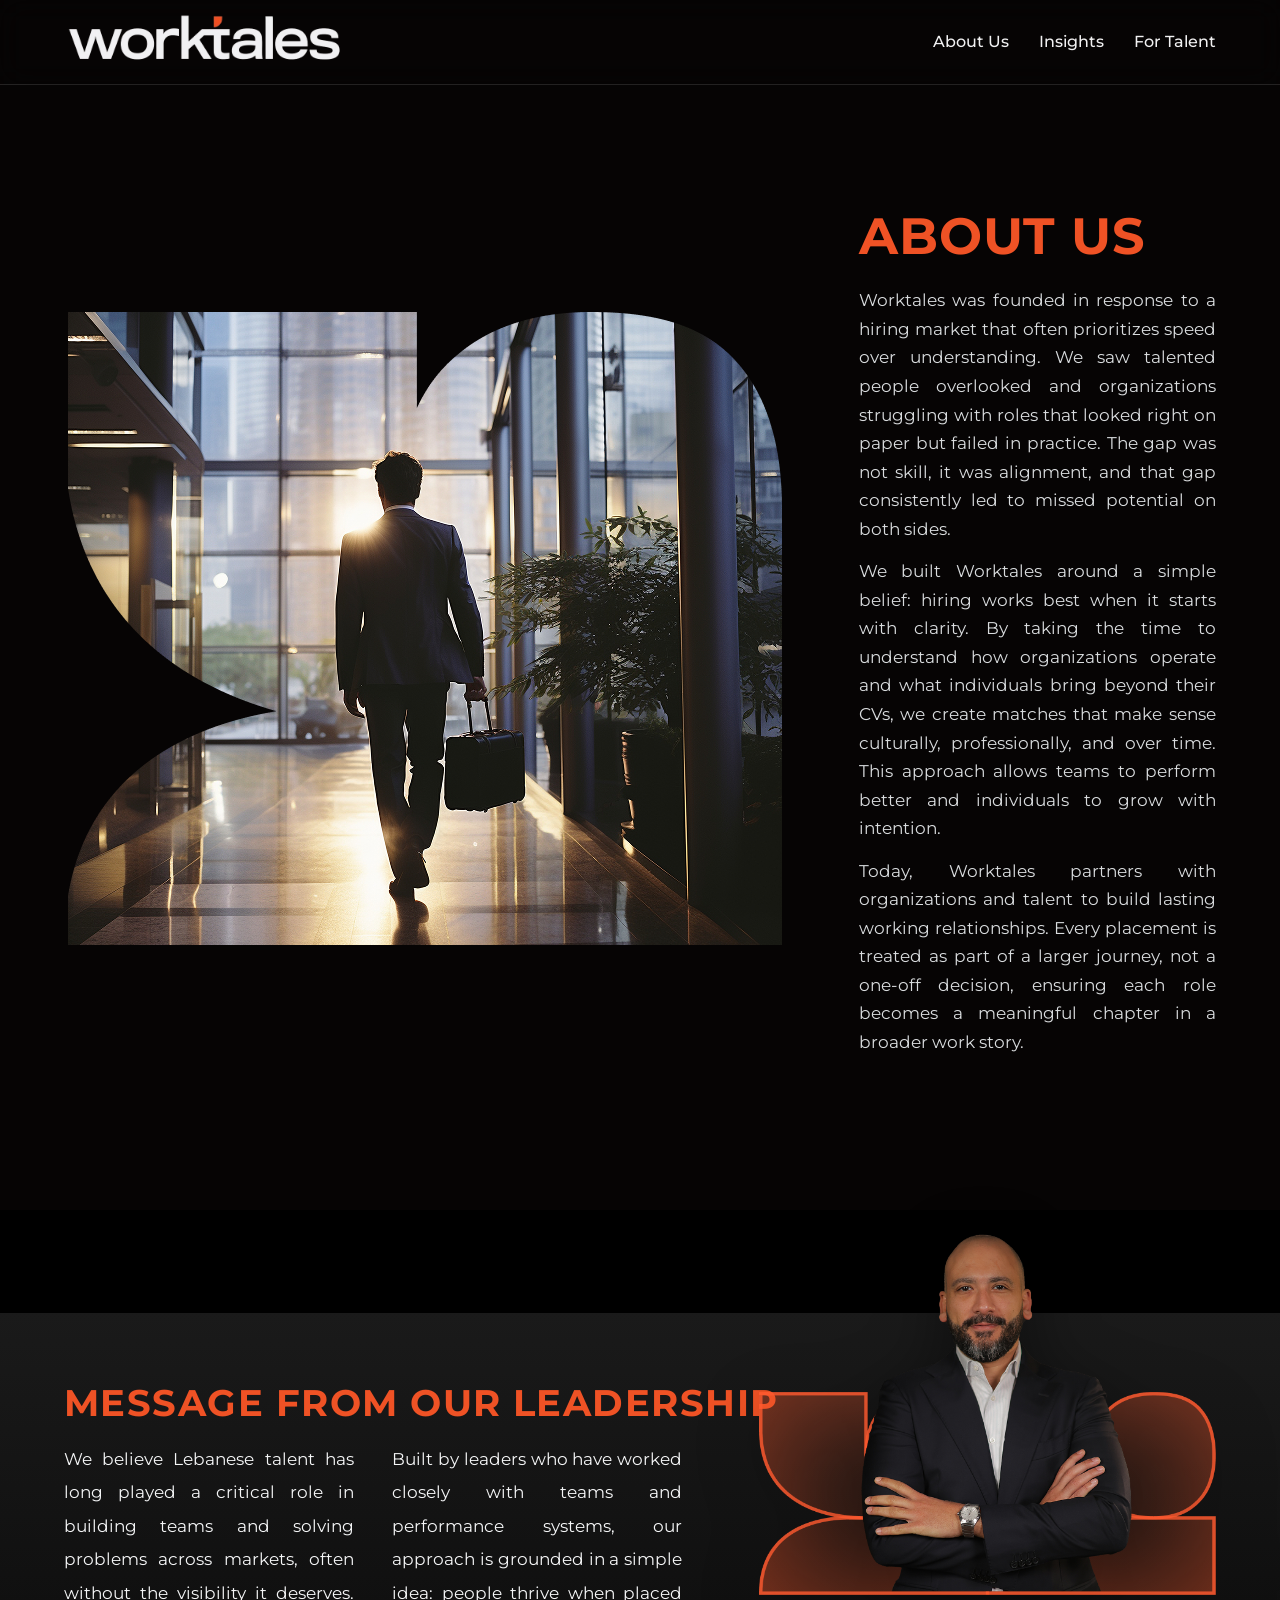
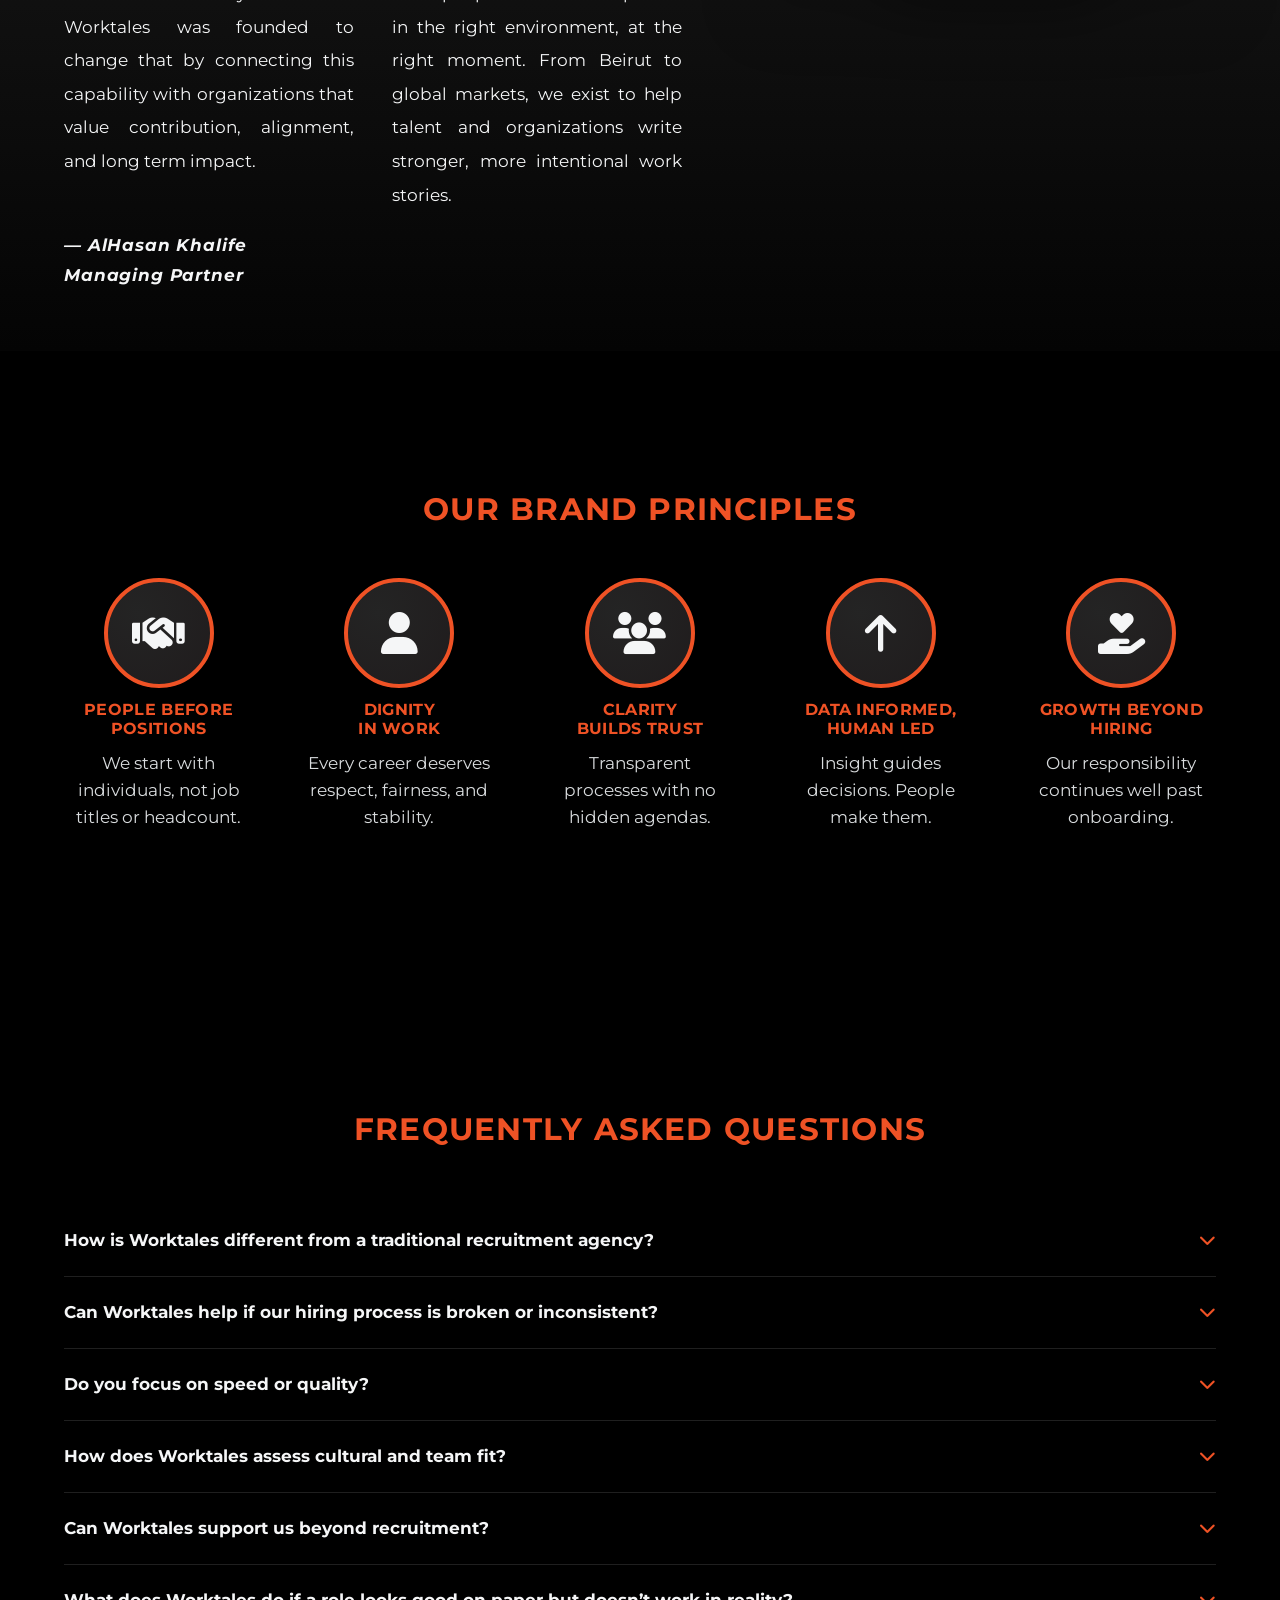
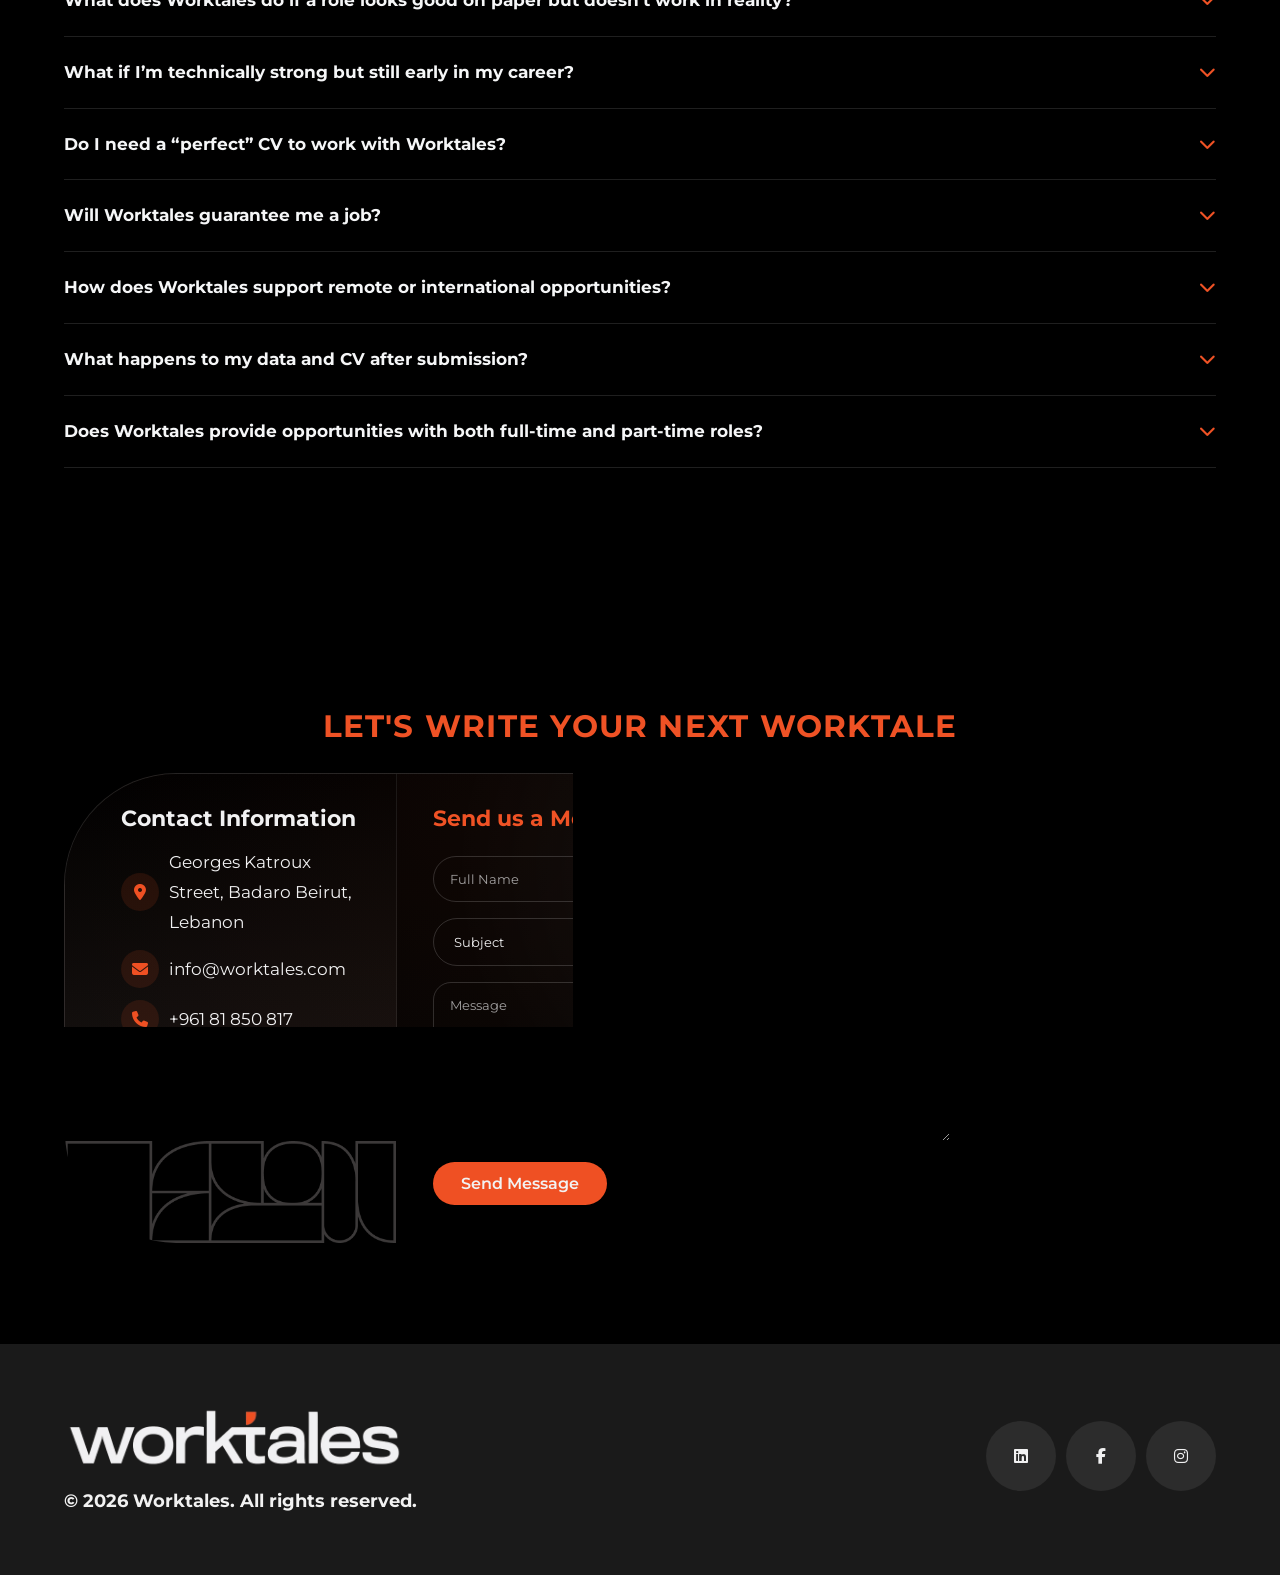
<file: aboutus.html>
<!DOCTYPE html>
<html lang="en">
<head>
    <meta charset="UTF-8">
    <meta name="viewport" content="width=device-width, initial-scale=1.0">
    <title>Worktales | About Us</title>
    <link rel="icon" href="assets/favicon.ico" type="image/x-icon">
    <link rel="stylesheet" href="style.css">
    <link rel="stylesheet" href="https://cdnjs.cloudflare.com/ajax/libs/font-awesome/6.4.0/css/all.min.css">
</head>
<body>
    <header class="header">
        <nav class="nav container">
            <div class="nav-logo">
                <a href="index.html">
                    <img src="assets/worktales.png" alt="Worktales" class="nav-logo-img">
                    <span class="sr-only">Worktales</span>
                </a>
            </div>
            <button class="nav-toggle" aria-label="Toggle navigation">
                <span></span>
                <span></span>
                <span></span>
            </button>
            <ul class="nav-menu nav-actions">
                <li><a class="nav-link" href="aboutus.html">About Us</a></li>
                <li><a class="nav-link" href="insights.html">Insights</a></li>
                <li><a class="nav-link" href="talent.html">For Talent</a></li>
            </ul>
        </nav>
    </header>

    <main>
        <section class="page-hero about-hero">
            <div class="container about-hero__grid">
                <div class="about-hero__image">
                    <img src="assets/Vector.png" alt="Professional walking through a modern office lobby">
                </div>
                <div class="about-hero__content">
                    
                    <h1 class="page-title about-hero__title about-hero__title-small">About us</h1>
                    <p class="page-lead about-hero__lead">
                       Worktales was founded in response to a hiring market that often prioritizes speed over understanding. We saw talented people overlooked and organizations struggling with roles that looked right on paper but failed in practice. The gap was not skill, it was alignment, and that gap consistently led to missed potential on both sides.
                    </p>
                    <p class="page-lead about-hero__lead">
                       We built Worktales around a simple belief: hiring works best when it starts with clarity. By taking the time to understand how organizations operate and what individuals bring beyond their CVs, we create matches that make sense culturally, professionally, and over time. This approach allows teams to perform better and individuals to grow with intention.
                    </p>
                    <p class="page-lead about-hero__lead">
                       Today, Worktales partners with organizations and talent to build lasting working relationships. Every placement is treated as part of a larger journey, not a one-off decision, ensuring each role becomes a meaningful chapter in a broader work story.
                    </p>
                </div>
            </div>
        </section>

        <section class="leader-message">
            <div class="container leader-grid">
                <div class="leader-text">
                    
                    <h2 class="leader-title">Message from our leadership</h2>
                    <div class="leader-columns">
                        <p>
                            We believe Lebanese talent has long played a critical role in building teams and solving problems across markets, often without the visibility it deserves. Worktales was founded to change that by connecting this capability with organizations that value contribution, alignment, and long term impact.
                        </p>
                        <p>
                           Built by leaders who have worked closely with teams and performance systems, our approach is grounded in a simple idea: people thrive when placed in the right environment, at the right moment. From Beirut to global markets, we exist to help talent and organizations write stronger, more intentional work stories.
                        </p>
                    </div>
                    <p class="leader-signoff">— AlHasan Khalife<br>Managing Partner</p>
                </div>
                <div class="leader-visual" aria-hidden="true">
                    <div class="leader-shape"></div>
                    <img src="assets/man.png" alt="">
                </div>
            </div>
        </section>

        

        <section class="principles">
            <div class="container principles-container">
                <h2 class="section-title">Our Brand Principles</h2>
                <div class="principles-grid">
                    <article class="principle">
                        <div class="principle-icon">
                            <span aria-hidden="true" class="fa-solid fa-handshake"></span>
                        </div>
                        <h3>People Before Positions</h3>
                        <p>We start with individuals, not job titles or headcount.</p>
                    </article>
                    <article class="principle">
                        <div class="principle-icon">
                            <span aria-hidden="true" class="fa-solid fa-user"></span>
                        </div>
                        <h3>Dignity<br> in Work</h3>
                        <p>Every career deserves respect, fairness, and stability.</p>
                    </article>
                    <article class="principle">
                        <div class="principle-icon">
                            <span aria-hidden="true" class="fa-solid fa-users"></span>
                        </div>
                        <h3>Clarity<br> Builds Trust</h3>
                        <p>Transparent processes with no hidden agendas.</p>
                    </article>
                    <article class="principle">
                        <div class="principle-icon">
                            <span aria-hidden="true" class="fa-solid fa-arrow-up"></span>
                        </div>
                        <h3>Data Informed, Human Led</h3>
                        <p>Insight guides decisions. People make them.</p>
                    </article>
                    <article class="principle">
                        <div class="principle-icon">
                            <span aria-hidden="true" class="fa-solid fa-hand-holding-heart"></span>
                        </div>
                        <h3>Growth Beyond Hiring</h3>
                        <p>Our responsibility continues well past onboarding.</p>
                    </article>
                </div>
            </div>
        </section>

        <section class="faq">
            <div class="container faq-container">
                <h2 class="section-title">Frequently Asked Questions</h2>
                <div class="faq-list">
                    <details class="faq-item">
                        <summary>
                            <span>How is Worktales different from a traditional recruitment agency?</span>
                            <i class="fa-solid fa-chevron-down" aria-hidden="true"></i>
                        </summary>
                        <p>We work as a long-term talent by combining intentional role definition, careful matching, and ongoing check-ins to ensure expectations, performance, and trust stay aligned over time.</p>
                    </details>
                    <details class="faq-item">
                        <summary>
                            <span>Can Worktales help if our hiring process is broken or inconsistent?</span>
                            <i class="fa-solid fa-chevron-down" aria-hidden="true"></i>
                        </summary>
                        <p>Yes that’s often where we add the most value. We help identify bottlenecks, improve job descriptions, align screening criteria, and bring structure to hiring before sourcing begins.</p>
                    </details>
                    <details class="faq-item">
                        <summary>
                            <span>Do you focus on speed or quality?</span>
                            <i class="fa-solid fa-chevron-down" aria-hidden="true"></i>
                        </summary>
                        <p>Quality first always. While we respect timelines, our priority is making the right hire, not the fastest one. Speed without alignment often leads to costly rehiring.</p>
                    </details>
                    <details class="faq-item">
                        <summary>
                            <span>How does Worktales assess cultural and team fit?</span>
                            <i class="fa-solid fa-chevron-down" aria-hidden="true"></i>
                        </summary>
                        <p>We assess beyond technical skills by evaluating communication style, adaptability, accountability, and alignment with your team dynamics especially important in remote or hybrid environments.</p>
                    </details>
                    <details class="faq-item">
                        <summary>
                            <span>Can Worktales support us beyond recruitment?</span>
                            <i class="fa-solid fa-chevron-down" aria-hidden="true"></i>
                        </summary>
                        <p>Yes. We support organizations with hiring strategies, talent advisory, candidate readiness, and employer branding insights acting as a long-term talent partner, not a one-time vendor.</p>
                    </details>
                    <details class="faq-item">
                        <summary>
                            <span>What does Worktales  do if a role looks good on paper but doesn’t work in reality?</span>
                            <i class="fa-solid fa-chevron-down" aria-hidden="true"></i>
                        </summary>
                        <p>If a role looks right on paper but doesn’t work in reality, we step in early to reassess expectations with both the client and the talent. We identify the mismatch and realign the role or setup, staying involved to protect outcomes not just the contract.</p>
                    </details>
                    <details class="faq-item">
                        <summary>
                            <span>What if I’m technically strong but still early in my career?</span>
                            <i class="fa-solid fa-chevron-down" aria-hidden="true"></i>
                        </summary>
                        <p>Potential matters to us. We look at capability, mindset, and growth, not just years of experience and we position you accordingly.</p>
                    </details>
                    <details class="faq-item">
                        <summary>
                            <span>Do I need a “perfect” CV to work with Worktales?</span>
                            <i class="fa-solid fa-chevron-down" aria-hidden="true"></i>
                        </summary>
                        <p>In today’s hiring landscape, a CV needs to meet many criteria beyond good design, including clarity, structure, and ATS compatibility. We recommend reviewing our insights to understand how CVs are evaluated and how to make yours work effectively.</p>
                    </details>
                    <details class="faq-item">
                        <summary>
                            <span>Will Worktales guarantee me a job?</span>
                            <i class="fa-solid fa-chevron-down" aria-hidden="true"></i>
                        </summary>
                        <p>We don’t sell guarantees, we build real outcomes. Our work increases your chances by improving how you are presented, matched, and evaluated, but hiring decisions always remain with employers.</p>
                    </details>
                    <details class="faq-item">
                        <summary>
                            <span>How does Worktales support remote or international opportunities?</span>
                            <i class="fa-solid fa-chevron-down" aria-hidden="true"></i>
                        </summary>
                        <p>We prepare candidates for remote hiring standards, including CV structure, communication expectations, trust-building, and professional conduct so you’re ready to work with teams across borders.</p>
                    </details>
                    <details class="faq-item">
                        <summary>
                            <span>What happens to my data and CV after submission?</span>
                            <i class="fa-solid fa-chevron-down" aria-hidden="true"></i>
                        </summary>
                        <p>Your data is handled with strict confidentiality. We do not sell, share, or publish candidate information without consent. You stay in control of how and where your profile is used.</p>
                    </details>
                    <details class="faq-item">
                        <summary>
                            <span>Does Worktales provide opportunities with both full-time and part-time roles?</span>
                            <i class="fa-solid fa-chevron-down" aria-hidden="true"></i>
                        </summary>
                        <p>Yes. We support opportunities across full-time and part-time roles, depending on the company’s needs and the candidate’s availability.</p>
                    </details>
    
                </div>
            </div>
        </section>

        

        <section id="contact" class="contact section-padding">
        <div class="container">
            <h2 class="section-title contact-heading animate-from-bottom">Let's Write Your Next Worktale</h2>
            <div class="contact-card">
                <div class="contact-info-pane animate-from-left">
                    <h3>Contact Information</h3>
                    <div class="contact-item">
                        <i class="fas fa-map-marker-alt"></i>
                        <div>
                            <p>Georges Katroux Street, Badaro Beirut, Lebanon</p>
                        </div>
                    </div>
                    <div class="contact-item">
                        <i class="fas fa-envelope"></i>
                        <div>
                            <p>info@worktales.com</p>
                        </div>
                    </div>
                    <div class="contact-item">
                        <i class="fas fa-phone"></i>
                        <div>
                            <p>+961 81 850 817</p>
                        </div>
                    </div>
                    <div class="contact-shapes">
                        <img src="assets/c.png" alt="" aria-hidden="true">
                    </div>
                </div>
                <div class="contact-form-pane animate-from-right">
                    <h3>Send us a Message</h3>
                    <form class="contact-form">
                        <div class="contact-row">
                            <div class="form-group">
                                <label for="name" class="sr-only">Full Name</label>
                                <input type="text" id="name" name="name" placeholder="Full Name" required>
                            </div>
                            <div class="form-group">
                                <label for="email" class="sr-only">Email Address</label>
                                <input type="email" id="email" name="email" placeholder="Email Address" required>
                            </div>
                        </div>
                            <div class="form-group">
                                <label for="subject" class="sr-only">Subject</label>
                                <select id="subject" name="subject" required>
                                    <option value="">Subject</option>
                                    <option value="network">Talent hiring inquiry</option>
                                    <option value="roles">Remote team setup</option>
                                    <option value="general">Employment and compliance</option>
                                    <option value="partnership">Partnership opportunity</option>
                                    <option value="pricing">Talent community registration</option>
                                    <option value="sourcing">Other</option>
                                </select>
                            </div>
                            <div class="form-group">
                                <label for="message" class="sr-only">Message</label>
                                <textarea id="message" name="message" rows="5" placeholder="Message" required></textarea>
                            </div>
                        <button type="submit" class="btn btn-primary contact-submit">Send Message</button>
                    </form>
                </div>
            </div>
        </div>
    </section>
    </main>

<!-- Footer -->
<footer class="footer">
    <div class="container">
            <div class="footer-content">
                <div class="footer-section animate-from-bottom">
                    <img src="assets/worktales.png" alt="Worktales" class="footer-logo-img">
                    <p>&copy; 2026 Worktales. All rights reserved.</p>
                    <div class="social-links">
                        <a href="https://www.linkedin.com/company/worktalesofficial/"><i class="fab fa-linkedin"></i></a>
                        <a href="https://www.facebook.com/profile.php?id=61585264022723#"><i class="fab fa-facebook-f"></i></a>
                        <a href="https://www.instagram.com/worktales.official?igsh=d3pieW9veHJmMXVx"><i class="fab fa-instagram"></i></a>
                    </div>
                </div>
                
                
                
            </div>
            
        </div>
</footer>
<script src="script.js" defer></script>
</body>
</html>
</file>
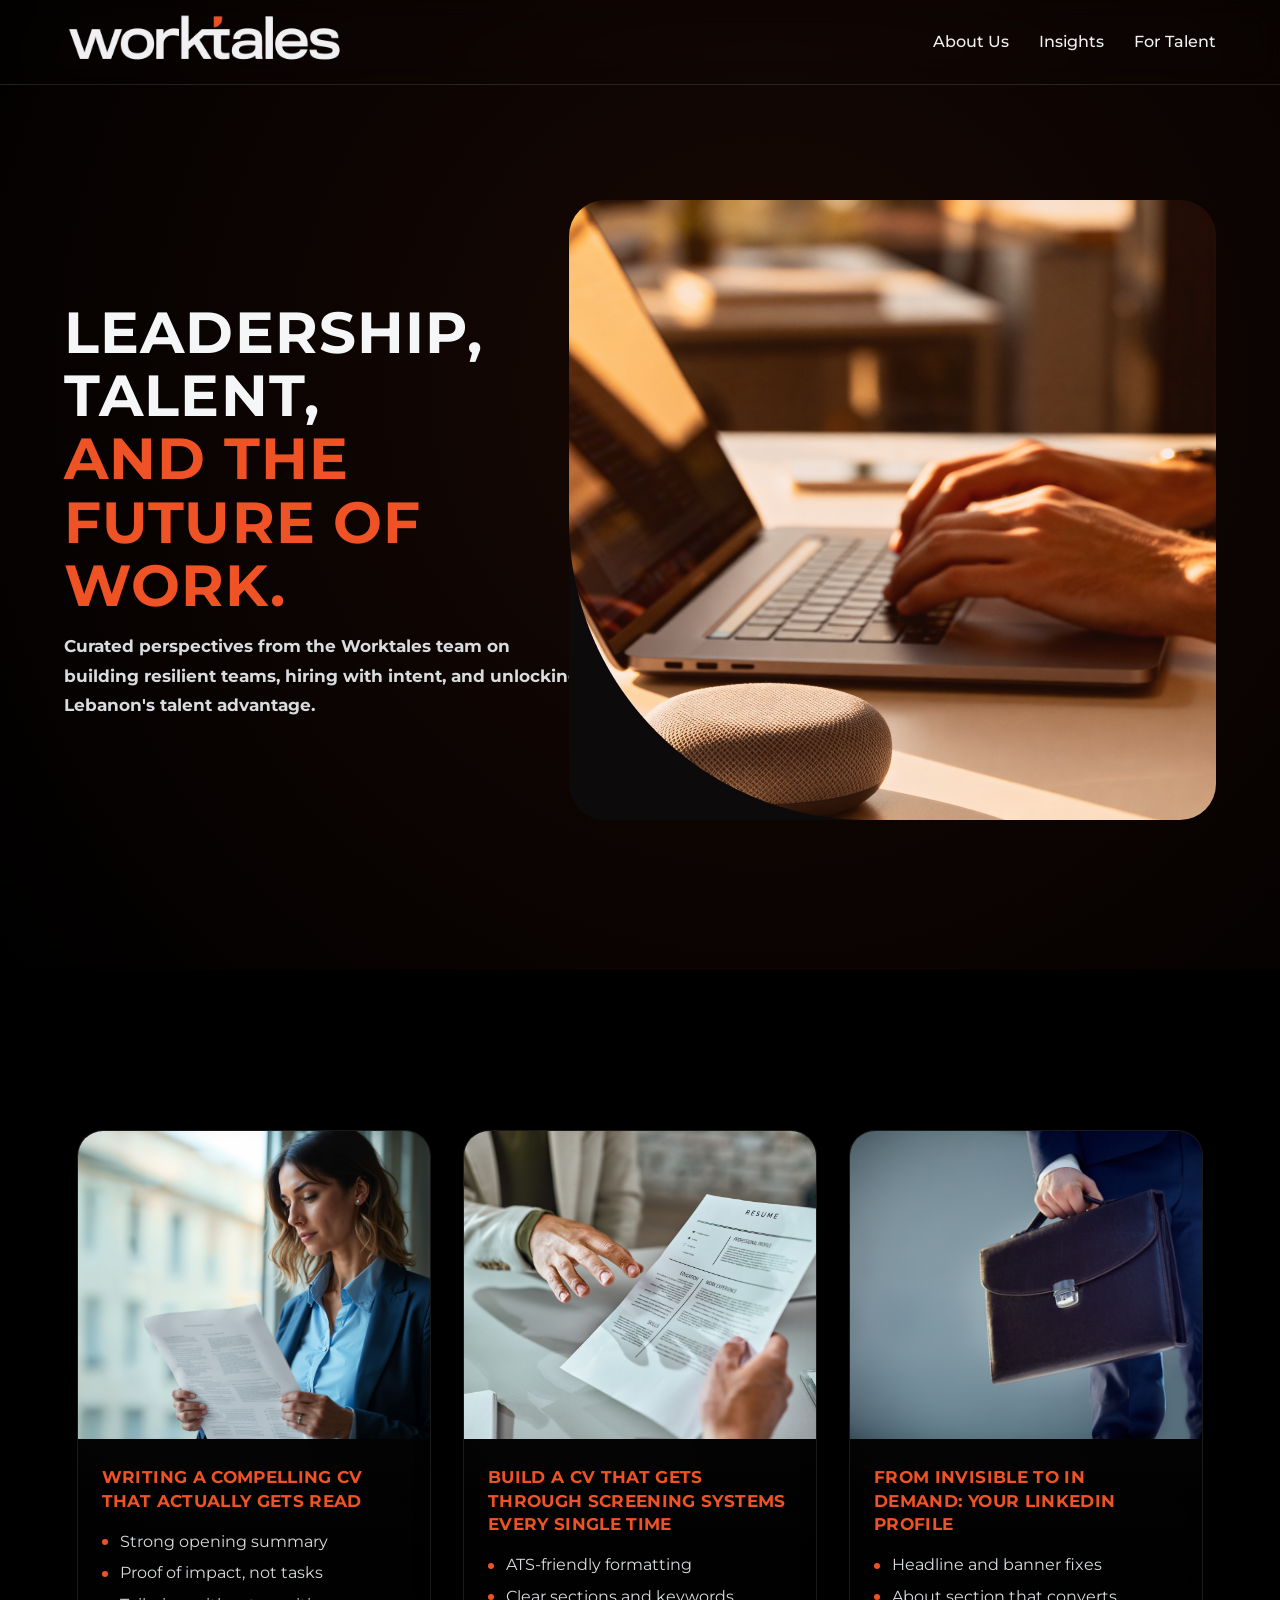
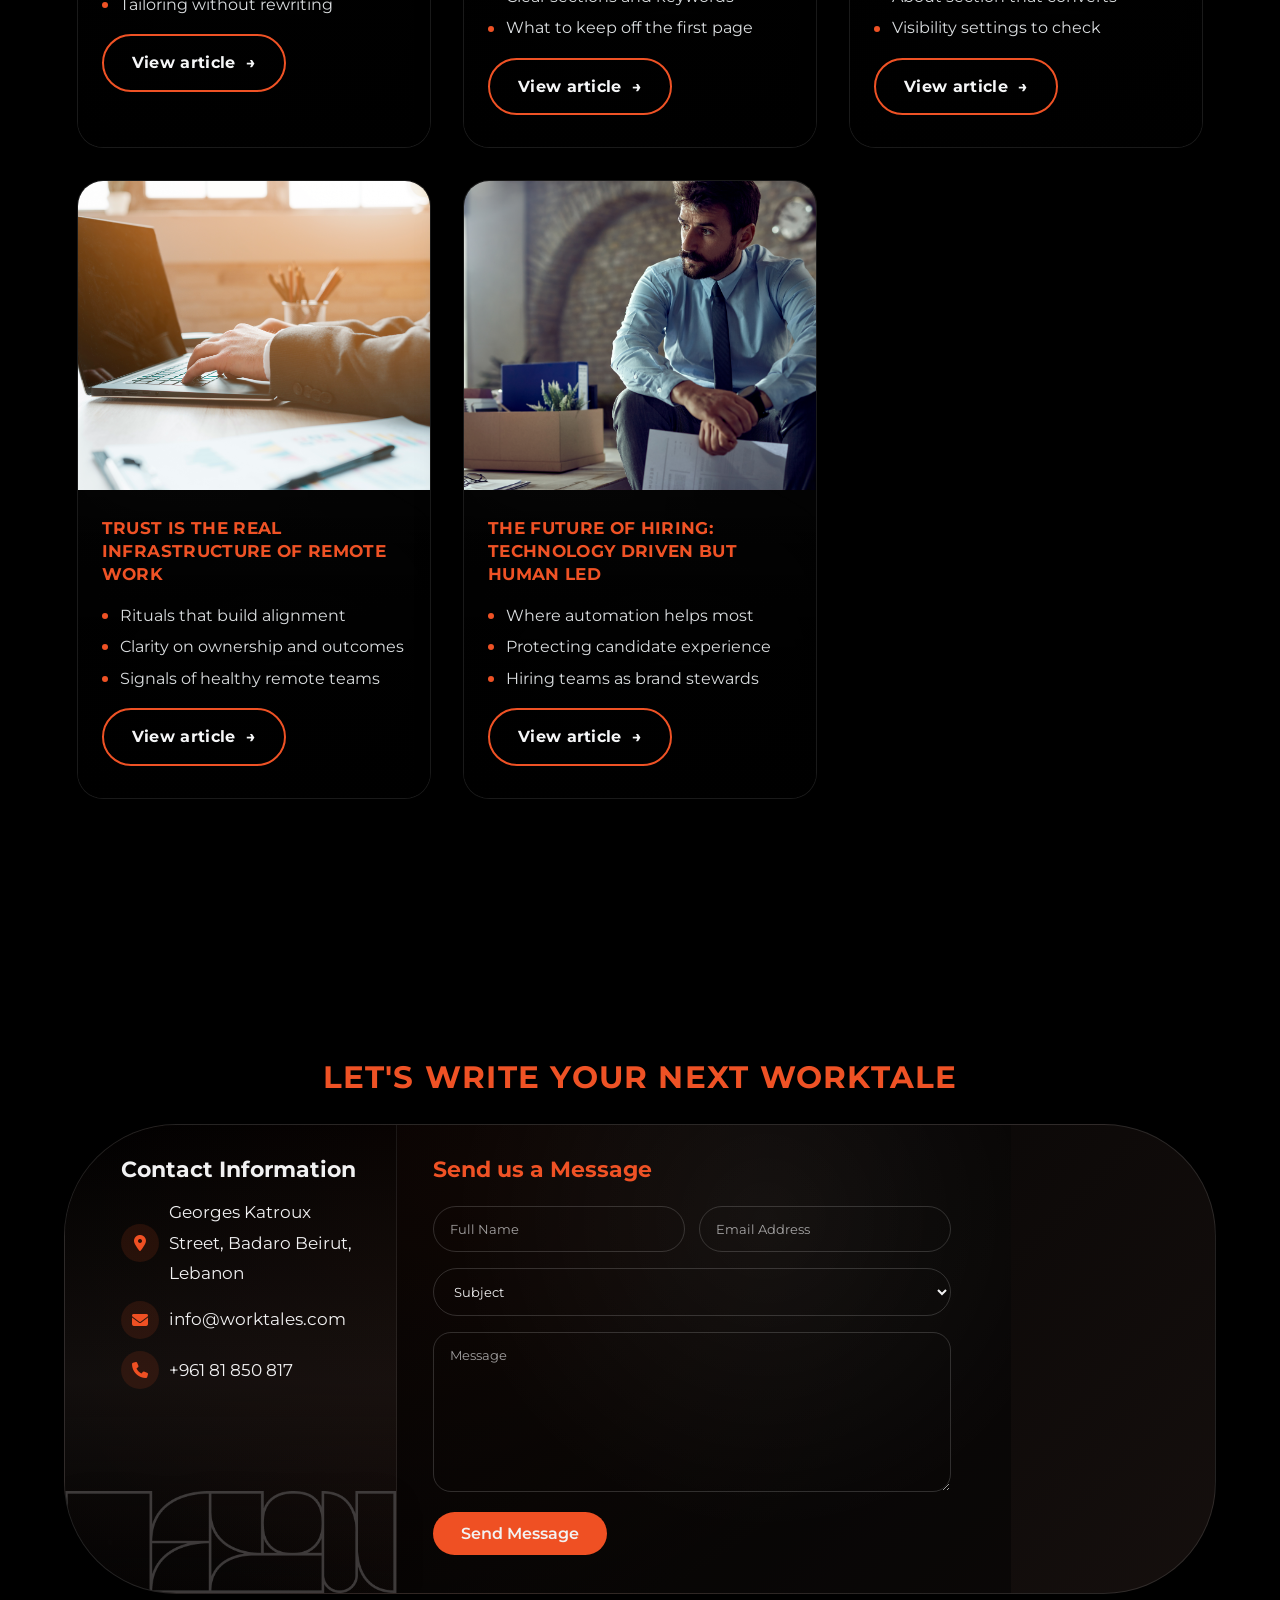
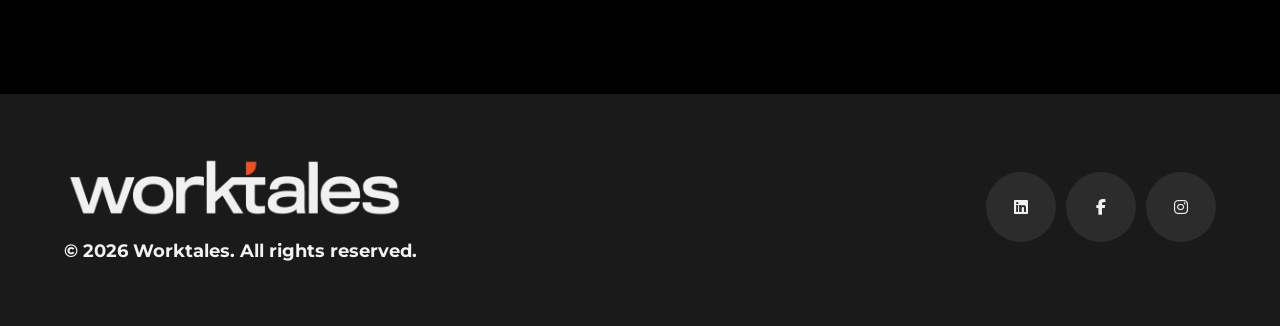
<file: insights.html>
<!DOCTYPE html>
<html lang="en">
<head>
    <meta charset="UTF-8">
    <meta name="viewport" content="width=device-width, initial-scale=1.0">
    <title>Worktales | Insights</title>
    <link rel="icon" href="assets/favicon.ico" type="image/x-icon">
    <link rel="stylesheet" href="style.css">
    <link rel="stylesheet" href="https://cdnjs.cloudflare.com/ajax/libs/font-awesome/6.4.0/css/all.min.css">
</head>
<body>
    <header class="header">
        <nav class="nav container">
            <div class="nav-logo">
                <a href="index.html">
                    <img src="assets/worktales.png" alt="Worktales" class="nav-logo-img">
                    <span class="sr-only">Worktales</span>
                </a>
            </div>
            <button class="nav-toggle" aria-label="Toggle navigation">
                <span></span>
                <span></span>
                <span></span>
            </button>
            <ul class="nav-menu nav-actions">
                <li><a class="nav-link" href="aboutus.html">About Us</a></li>
                <li><a class="nav-link" href="insights.html">Insights</a></li>
                <li><a class="nav-link" href="talent.html">For Talent</a></li>
            </ul>
        </nav>
    </header>

    <main>
        <section class="insights-hero">
            <div class="container insights-hero__grid">
                <div class="insights-hero__text">
                    
                    <h1 class="insights-hero__title">
                        Leadership, talent,<br>
                        <span class="accent">and the future of work.</span>
                    </h1>
                    <p class="insights-hero__lead">
                        Curated perspectives from the Worktales team on building resilient teams, hiring with intent, and unlocking Lebanon&apos;s talent advantage.
                    </p>
                </div>
                <div class="insights-hero__image">
                    <img src="assets/f.png" alt="Laptop and hands at work">
                </div>
            </div>
        </section>

        <section class="insights-articles">
            <div class="insights-articles__inner">
                <div class="insights-articles__grid">
                    <article class="insight-card">
                        <div class="insight-card__thumb">
                            <img src="assets/r6.jpg" alt="Remote teammate on a video call">
                        </div>
                        <div class="insight-card__body">
                            <h3>Writing a Compelling CV That Actually Gets Read</h3>
                            <ul class="insight-card__points">
                                <li>Strong opening summary</li>
                                <li>Proof of impact, not tasks</li>
                                <li>Tailoring without rewriting</li>
                            </ul>
                            <a class="insight-card__cta" href="article.html?title=Writing%20a%20Compelling%20CV%20That%20Actually%20Gets%20Read&img=assets/r5.jpg">View article <span aria-hidden="true">→</span></a>
                        </div>
                    </article>
                    <article class="insight-card">
                        <div class="insight-card__thumb">
                            <img src="assets/r8.jpg" alt="Hands reviewing a resume">
                        </div>
                        <div class="insight-card__body">
                            <h3>Build a CV that gets through screening systems every single time</h3>
                            <ul class="insight-card__points">
                                <li>ATS-friendly formatting</li>
                                <li>Clear sections and keywords</li>
                                <li>What to keep off the first page</li>
                            </ul>
                            <a class="insight-card__cta" href="article.html?title=How%20to%20structure%20your%20CV%20for%20modern%20hiring%20systems&img=assets/r1.jpg">View article <span aria-hidden="true">→</span></a>
                        </div>
                    </article>
                    <article class="insight-card">
                        <div class="insight-card__thumb">
                            <img src="assets/r7.jpg" alt="Person smiling at a laptop">
                        </div>
                        <div class="insight-card__body">
                            <h3>From invisible to in demand: your LinkedIn profile</h3>
                            <ul class="insight-card__points">
                                <li>Headline and banner fixes</li>
                                <li>About section that converts</li>
                                <li>Visibility settings to check</li>
                            </ul>
                            <a class="insight-card__cta" href="article.html?title=From%20invisible%20to%20in-demand%3A%20your%20LinkedIn%20profile&img=assets/r6.jpg">View article <span aria-hidden="true">→</span></a>
                        </div>
                    </article>
                    <article class="insight-card">
                        <div class="insight-card__thumb">
                            <img src="assets/r2.jpg" alt="Briefcase held by professional">
                        </div>
                        <div class="insight-card__body">
                            <h3>Trust Is the Real Infrastructure of Remote Work</h3>
                            <ul class="insight-card__points">
                                <li>Rituals that build alignment</li>
                                <li>Clarity on ownership and outcomes</li>
                                <li>Signals of healthy remote teams</li>
                            </ul>
                            <a class="insight-card__cta" href="article.html?title=Trust%20Is%20the%20Real%20Infrastructure%20of%20Remote%20Work&img=assets/r2.jpg">View article <span aria-hidden="true">→</span></a>
                        </div>
                    </article>
                    
                    <article class="insight-card">
                        <div class="insight-card__thumb">
                            <img src="assets/r3.jpg" alt="Professional reading paperwork">
                        </div>
                        <div class="insight-card__body">
                            <h3>The future of hiring: technology driven but human led</h3>
                            <ul class="insight-card__points">
                                <li>Where automation helps most</li>
                                <li>Protecting candidate experience</li>
                                <li>Hiring teams as brand stewards</li>
                            </ul>
                            <a class="insight-card__cta" href="article.html?title=The%20future%20of%20hiring%3A%20technology-driven%20but%20human-led&img=assets/r4.png">View article <span aria-hidden="true">→</span></a>
                        </div>
                    </article>
                    
                    
                </div>
            </div>
        </section>

         <section id="contact" class="contact section-padding">
        <div class="container">
            <h2 class="section-title contact-heading animate-from-bottom">Let's Write Your Next Worktale</h2>
            <div class="contact-card">
                <div class="contact-info-pane animate-from-left">
                    <h3>Contact Information</h3>
                    <div class="contact-item">
                        <i class="fas fa-map-marker-alt"></i>
                        <div>
                            <p>Georges Katroux Street, Badaro Beirut, Lebanon</p>
                        </div>
                    </div>
                    <div class="contact-item">
                        <i class="fas fa-envelope"></i>
                        <div>
                            <p>info@worktales.com</p>
                        </div>
                    </div>
                    <div class="contact-item">
                        <i class="fas fa-phone"></i>
                        <div>
                            <p>+961 81 850 817</p>
                        </div>
                    </div>
                    <div class="contact-shapes">
                        <img src="assets/c.png" alt="" aria-hidden="true">
                    </div>
                </div>
                <div class="contact-form-pane animate-from-right">
                    <h3>Send us a Message</h3>
                    <form class="contact-form">
                        <div class="contact-row">
                            <div class="form-group">
                                <label for="name" class="sr-only">Full Name</label>
                                <input type="text" id="name" name="name" placeholder="Full Name" required>
                            </div>
                            <div class="form-group">
                                <label for="email" class="sr-only">Email Address</label>
                                <input type="email" id="email" name="email" placeholder="Email Address" required>
                            </div>
                        </div>
                            <div class="form-group">
                                <label for="subject" class="sr-only">Subject</label>
                                <select id="subject" name="subject" required>
                                    <option value="">Subject</option>
                                    <option value="network">Talent hiring inquiry</option>
                                    <option value="roles">Remote team setup</option>
                                    <option value="general">Employment and compliance</option>
                                    <option value="partnership">Partnership opportunity</option>
                                    <option value="pricing">Talent community registration</option>
                                    <option value="sourcing">Other</option>
                                </select>
                            </div>
                            <div class="form-group">
                                <label for="message" class="sr-only">Message</label>
                                <textarea id="message" name="message" rows="5" placeholder="Message" required></textarea>
                            </div>
                        <button type="submit" class="btn btn-primary contact-submit">Send Message</button>
                    </form>
                </div>
            </div>
        </div>
    </section>
    </main>

<!-- Footer -->
<footer class="footer">
    <div class="container">
            <div class="footer-content">
                <div class="footer-section animate-from-bottom">
                    <img src="assets/worktales.png" alt="Worktales" class="footer-logo-img">
                    <p>&copy; 2026 Worktales. All rights reserved.</p>
                    <div class="social-links">
                        <a href="https://www.linkedin.com/company/worktalesofficial/"><i class="fab fa-linkedin"></i></a>
                        <a href="https://www.facebook.com/profile.php?id=61585264022723#"><i class="fab fa-facebook-f"></i></a>
                        <a href="https://www.instagram.com/worktales.official?igsh=d3pieW9veHJmMXVx"><i class="fab fa-instagram"></i></a>
                    </div>
                </div>
                
                
                
            </div>
            
        </div>
</footer>
<script src="script.js" defer></script>
</body>
</html>
</file>
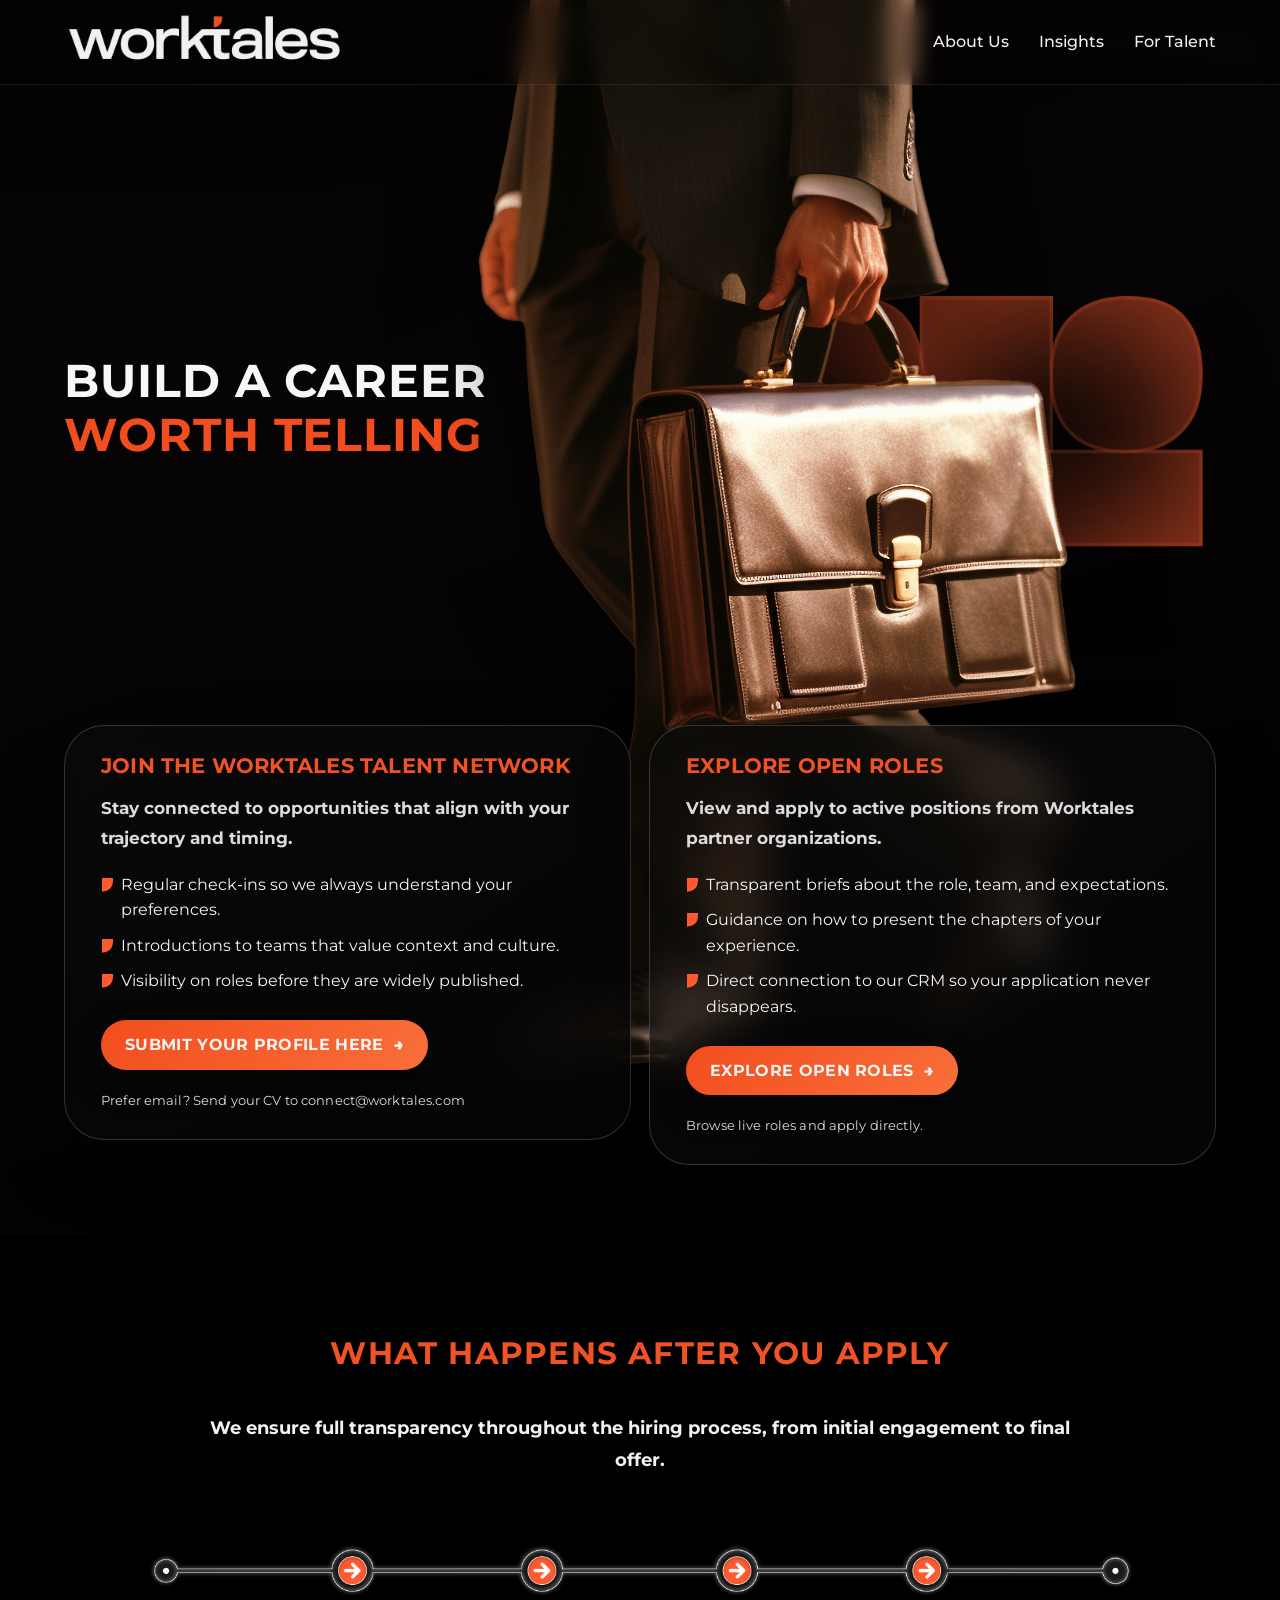
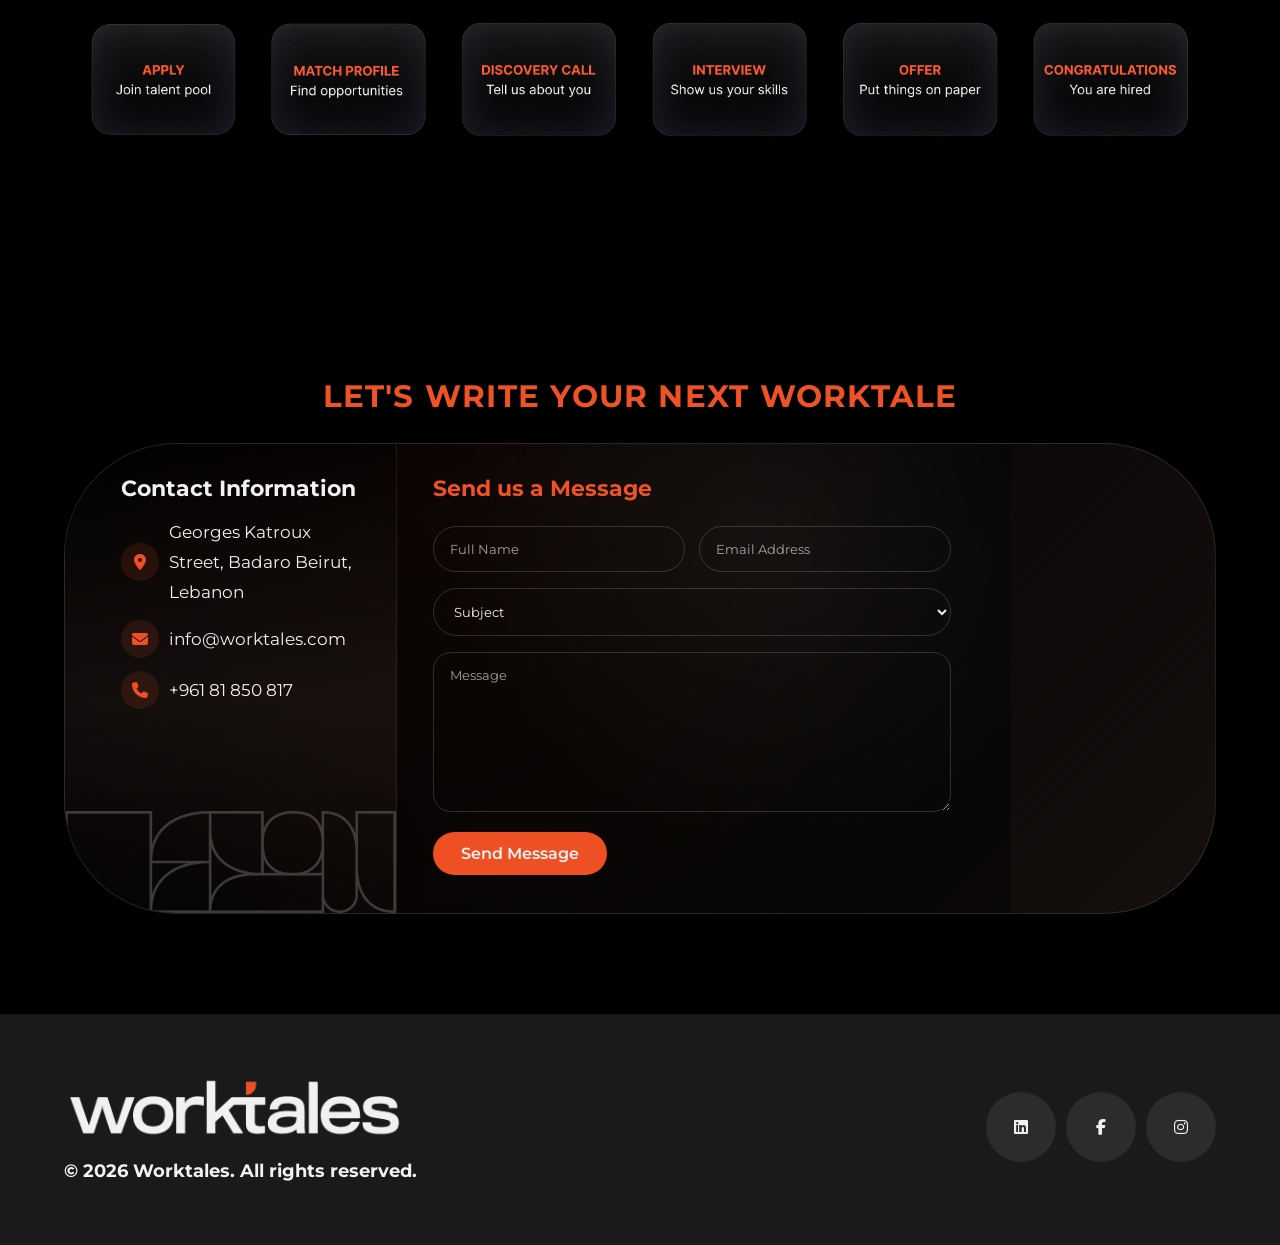
<file: talent.html>
<!DOCTYPE html>
<html lang="en">
<head>
    <meta charset="UTF-8">
    <meta name="viewport" content="width=device-width, initial-scale=1.0">
    <title>Worktales | For Talent</title>
    <link rel="icon" href="assets/favicon.ico" type="image/x-icon">
    <link rel="stylesheet" href="style.css">
    <link rel="stylesheet" href="https://cdnjs.cloudflare.com/ajax/libs/font-awesome/6.4.0/css/all.min.css">
</head>
<body>

    <header class="header">
        <nav class="nav container">
            <div class="nav-logo">
                <a href="index.html">
                    <img src="assets/worktales.png" alt="Worktales" class="nav-logo-img">
                    <span class="sr-only">Worktales</span>
                </a>
            </div>
            <button class="nav-toggle" aria-label="Toggle navigation">
                <span></span>
                <span></span>
                <span></span>
            </button>
            <ul class="nav-menu nav-actions">
                <li><a class="nav-link" href="aboutus.html">About Us</a></li>
                <li><a class="nav-link" href="insights.html">Insights</a></li>
                <li><a class="nav-link" href="talent.html">For Talent</a></li>
            </ul>
        </nav>
    </header>

    <section id="home" class="talent-hero">
        <div class="talent-hero__glow"></div>
        <img src="assets/g.png" alt="" class="talent-hero__shape" aria-hidden="true">

        <div class="container talent-hero__content">
            <div class="talent-hero__copy">
                <h1 class="talent-hero__title">
                    <span>BUILD A&nbsp;CAREER</span>
                    <span class="highlight">WORTH TELLING</span>
                </h1>
            </div>
            <div class="talent-hero__image">
                <picture>
                    <source srcset="assets/brief2.png" media="(max-width: 576px)">
                    <img src="assets/brief.png" alt="Professional carrying a briefcase" loading="lazy">
                </picture>
            </div>
        </div>

        <div class="container talent-hero__actions">
            <article class="hero-action-card">
                <h3>Join the Worktales Talent Network</h3>
                <p>Stay connected to opportunities that align with your trajectory and timing.</p>
                <ul>
                    <li>Regular check-ins so we always understand your preferences.</li>
                    <li>Introductions to teams that value context and culture.</li>
                    <li>Visibility on roles before they are widely published.</li>
                </ul>
                <a href="https://recruitcrm.io/talent_pool_submission/Worktales" class="cta-primary">Submit your profile here</a>
                <small>Prefer email? Send your CV to connect@worktales.com</small>
            </article>

            <article class="hero-action-card">
                <h3>Explore Open Roles</h3>
                <p>View and apply to active positions from Worktales partner organizations.</p>
                <ul>
                    <li>Transparent briefs about the role, team, and expectations.</li>
                    <li>Guidance on how to present the chapters of your experience.</li>
                    <li>Direct connection to our CRM so your application never disappears.</li>
                </ul>
                <a href="https://recruitcrm.io/jobs/Worktales_jobs" class="cta-primary">Explore open roles</a>
                <small>Browse live roles and apply directly.</small>
            </article>
        </div>
    </section>

    


    <div class="section-divider"></div>

    <section id="talent-process" class="section-padding">
        <div class="container">
            <h2 class="section-title">What Happens After You Apply</h2>
            <p class="section-subtitle">We ensure full transparency throughout the hiring process, from initial engagement to final offer.</p>
            <div class="process-flow-image">
                <picture>
                    <source srcset="assets/flow2.png" media="(max-width: 576px)">
                    <img src="assets/flow.png" alt="Application process flow" style="width:100%;height:auto;display:block;">
                </picture>
            </div>
        </div>
    </section>

    
 <section id="contact" class="contact section-padding">
        <div class="container">
            <h2 class="section-title contact-heading animate-from-bottom">Let's Write Your Next Worktale</h2>
            <div class="contact-card">
                <div class="contact-info-pane animate-from-left">
                    <h3>Contact Information</h3>
                    <div class="contact-item">
                        <i class="fas fa-map-marker-alt"></i>
                        <div>
                            <p>Georges Katroux Street, Badaro Beirut, Lebanon</p>
                        </div>
                    </div>
                    <div class="contact-item">
                        <i class="fas fa-envelope"></i>
                        <div>
                            <p>info@worktales.com</p>
                        </div>
                    </div>
                    <div class="contact-item">
                        <i class="fas fa-phone"></i>
                        <div>
                            <p>+961 81 850 817</p>
                        </div>
                    </div>
                    <div class="contact-shapes">
                        <img src="assets/c.png" alt="" aria-hidden="true">
                    </div>
                </div>
                <div class="contact-form-pane animate-from-right">
                    <h3>Send us a Message</h3>
                    <form class="contact-form">
                        <div class="contact-row">
                            <div class="form-group">
                                <label for="name" class="sr-only">Full Name</label>
                                <input type="text" id="name" name="name" placeholder="Full Name" required>
                            </div>
                            <div class="form-group">
                                <label for="email" class="sr-only">Email Address</label>
                                <input type="email" id="email" name="email" placeholder="Email Address" required>
                            </div>
                        </div>
                            <div class="form-group">
                                <label for="subject" class="sr-only">Subject</label>
                                <select id="subject" name="subject" required>
                                    <option value="">Subject</option>
                                    <option value="network">Talent hiring inquiry</option>
                                    <option value="roles">Remote team setup</option>
                                    <option value="general">Employment and compliance</option>
                                    <option value="partnership">Partnership opportunity</option>
                                    <option value="pricing">Talent community registration</option>
                                    <option value="sourcing">Other</option>
                                </select>
                            </div>
                            <div class="form-group">
                                <label for="message" class="sr-only">Message</label>
                                <textarea id="message" name="message" rows="5" placeholder="Message" required></textarea>
                            </div>
                        <button type="submit" class="btn btn-primary contact-submit">Send Message</button>
                    </form>
                </div>
            </div>
        </div>
    </section>

<!-- Footer -->
<footer class="footer">
    <div class="container">
            <div class="footer-content">
                <div class="footer-section animate-from-bottom">
                    <img src="assets/worktales.png" alt="Worktales" class="footer-logo-img">
                    <p>&copy; 2026 Worktales. All rights reserved.</p>
                    <div class="social-links">
                        <a href="https://www.linkedin.com/company/worktalesofficial/"><i class="fab fa-linkedin"></i></a>
                        <a href="https://www.facebook.com/profile.php?id=61585264022723#"><i class="fab fa-facebook-f"></i></a>
                        <a href="https://www.instagram.com/worktales.official?igsh=d3pieW9veHJmMXVx"><i class="fab fa-instagram"></i></a>
                    </div>
                </div>
                
                
                
            </div>
            
        </div>
</footer>
    <script src="script.js" defer></script>
</body>
</html>
</file>
<file: style.css>
@import url('https://fonts.googleapis.com/css2?family=Montserrat:wght@400;500;700&display=swap');

/* Base Styles & Variables */
:root {
--primary: #000000;
--secondary: #4A1114;
--accent: #EF5023;
--accent-light: #B3C9C6;
--text: #F1F1F2;
--text-secondary: #B3C9C6;
--surface: rgba(35, 31, 32, 0.82);
--surface-strong: rgba(74, 17, 20, 0.85);
--surface-muted: rgba(35, 31, 32, 0.65);
--border: rgba(241, 241, 242, 0.12);
--accent-soft: rgba(239, 80, 35, 0.15);
--transition: all 0.4s cubic-bezier(0.175, 0.885, 0.32, 1.275);
}

* {
margin: 0;
padding: 0;
box-sizing: border-box;
font-family: 'Montserrat', sans-serif;
/* Remove default tap highlight on mobile */
-webkit-tap-highlight-color: transparent;
}

img {
max-width: 100%;
height: auto;
display: block;
}

.sr-only {
position: absolute;
width: 1px;
height: 1px;
padding: 0;
margin: -1px;
overflow: hidden;
clip: rect(0, 0, 0, 0);
white-space: nowrap;
border: 0;
}

html {
scroll-behavior: smooth;
}

body {
background-color: #000;
color: var(--text);
line-height: 1.6;
overflow-x: hidden;
}

body.nav-open {
    overflow: hidden;
}

.page-hero {
position: relative;
padding: 160px 0 120px;
background: linear-gradient(180deg, rgba(0, 0, 0, 0.8), #000);
}

.about-hero {
padding: clamp(140px, 16vw, 200px) 0 clamp(120px, 12vw, 180px);
background: #060404;
margin-bottom: clamp(60px, 8vw, 120px);
}

.about-hero__grid {
display: grid;
grid-template-columns: auto minmax(320px, 1fr);
gap: clamp(30px, 6vw, 80px);
align-items: center;
}

.about-hero__image {
position: relative;
display: flex;
justify-content: flex-start;
align-items: center;
}

.about-hero__image img {
display: block;
width: 100%;
height: auto;
max-width: 820px;
}

.about-hero__content {
display: grid;
gap: 14px;
color: #f5f6f7;
}

.about-hero__title {
margin: 0;
color: #EF5225;
}

.about-hero__title-small {
font-size: clamp(1.8rem, 3.2vw, 2.6rem);
}

.about-hero__lead {
margin: 0;
max-width: 720px;
color: #d9dcde;
font-weight: 400;
text-align: justify;
}

.leader-message {
    padding: clamp(10px, 5vw, 40px) 0 clamp(20px, 7vw, 60px);
    background: linear-gradient(180deg, #1a1a1a 0%, #040404 100%);
    color: #f5f6f7;
}

.leader-grid {
display: grid;
grid-template-columns: minmax(360px, 1.15fr) minmax(320px, 0.85fr);
gap: clamp(28px, 6vw, 80px);
align-items: start;
max-width: 1200px;
margin: 0 auto;
padding: 0 clamp(20px, 5vw, 60px);
}

.leader-text {
    margin-top: 28px;
}

.leader-title {
margin: 0 0 18px;
font-size: clamp(1.8rem, 3vw, 2.3rem);
text-transform: uppercase;
letter-spacing: 0.04em;
color: #EF5225;
white-space: nowrap;
}

.leader-columns {
display: grid;
grid-template-columns: repeat(auto-fit, minmax(260px, 1fr));
gap: 18px clamp(20px, 3vw, 40px);
margin-bottom: 16px;
}

.leader-columns p {
margin: 0;
color: #f5f6f7;
font-size: clamp(1.05rem, 1.05vw, 1.1rem);
font-weight: 400;
line-height: 2;
text-align: justify;
}

.leader-signoff {
margin: 18px 0 0;
font-weight: 700;
letter-spacing: 0.05em;
font-style: italic;
color: #f5f6f7;
}

.leader-visual {
position: relative;
display: flex;
align-items: flex-end;
justify-content: center;
min-height: 360px;
margin-top: -140px;
}

.leader-shape {
position: absolute;
inset: -10% -4% 0 0;
opacity: 0.9;
filter: drop-shadow(0 12px 28px rgba(0, 0, 0, 0.4));
}

.leader-visual img {
position: relative;
z-index: 1;
display: block;
width: min(520px, 90vw);
height: auto;
filter: drop-shadow(0 16px 32px rgba(0, 0, 0, 0.4));
margin-top: -80px;
}

@media (min-width: 992px) {
  .leader-visual img {
    width: min(620px, 95vw);
  }
}

.principles {
padding: clamp(90px, 12vw, 140px) 0;
background: transparent;
color: #f5f6f7;
text-align: center;
position: relative;
overflow: hidden;
}

.principles::before {
content: none;
}

.principles-container {
position: relative;
z-index: 1;
display: grid;
gap: 50px;
}

.principles .section-title {
margin-bottom: 0;
color: #EF5225;
}

.faq .section-title {
color: #EF5225;
}

.principles-grid {
display: grid;
grid-template-columns: repeat(5, minmax(160px, 1fr));
gap: clamp(24px, 4vw, 60px);
justify-items: center;
}

.principle {
display: grid;
gap: 12px;
justify-items: center;
max-width: 320px;
text-align: center;
color: #f5f6f7;
}

.principle h3 {
margin: 0;
text-transform: uppercase;
letter-spacing: 0.02em;
font-size: 1rem;
}

.principle p {
  margin: 0;
  color: #d9dcde;
  font-weight: 400;
  line-height: 1.6;
  display: -webkit-box;
  line-clamp: 2;
  -webkit-box-orient: vertical;
  overflow: hidden;
  }

.principle-icon {
width: 110px;
height: 110px;
border-radius: 50%;
border: 4px solid #ef5225;
display: grid;
place-items: center;
background: radial-gradient(circle at 30% 30%, rgba(255, 255, 255, 0.14), rgba(35, 31, 32, 0.9));
box-shadow: 0 18px 36px rgba(0, 0, 0, 0.45);
}

.principle-icon span {
font-size: 42px;
color: #f5f6f7;
}

.faq {
    padding: clamp(90px, 12vw, 140px) 0;
    background: #000;
    color: #f5f6f7;
}

.faq-container {
    display: grid;
    gap: 30px;
    max-width: 1100px;
    margin: 0 auto;
}

.faq-list {
    display: grid;
    gap: 12px;
}

.faq-item {
    border-bottom: 1px solid rgba(255, 255, 255, 0.12);
    padding-bottom: 12px;
}

.faq-item summary {
    display: flex;
    justify-content: space-between;
    align-items: center;
    gap: 12px;
    cursor: pointer;
    list-style: none;
    color: #f5f6f7;
    font-weight: 700;
    font-size: 1.05rem;
    padding: 10px 0;
}

.faq-item summary i {
    color: #EF5225;
}

.faq-item summary::-webkit-details-marker {
    display: none;
}

.faq-item p {
    margin: 0 0 4px;
    padding-right: 32px;
    color: #d9dcde;
    line-height: 1.7;
    font-size: 1.02rem;
    font-weight: 400;
}

.faq-item[open] summary i {
    transform: rotate(180deg);
}

.faq-item summary i {
    transition: transform 0.2s ease;
}

@media (max-width: 992px) {
    .principles-grid {
    grid-template-columns: repeat(auto-fit, minmax(200px, 1fr));
    }
}

@media (max-width: 600px) {
    /* Constrain layout to viewport and prevent horizontal scroll */
    body, html {
        max-width: 100%;
        overflow-x: hidden;
    }

    .container {
        max-width: 100%;
        padding: 0 16px;
    }

    .page-hero,
    .about-hero,
    .leader-message,
    .principles,
    .faq,
    .contact,
    .footer {
        overflow: hidden;
    }

    .about-hero {
        padding: 110px 0 80px;
    }

    .about-hero__grid {
        grid-template-columns: 1fr;
        gap: 22px;
    }

    .about-hero__image {
        justify-content: center;
    }

    .about-hero__image img {
        max-width: min(380px, 86vw);
    }

    .about-hero__content {
        text-align: center;
        align-items: center;
    }

    .leader-message {
        padding: 24px 0 40px;
    }

    .leader-grid {
        grid-template-columns: 1fr;
        gap: 22px;
        padding: 0 clamp(16px, 6vw, 32px);
    }

    .leader-text {
        margin-top: 0;
        text-align: center;
    }

    .leader-title {
        font-size: clamp(1.6rem, 6vw, 2rem);
        white-space: normal;
    }

    .leader-columns {
        gap: 12px;
        margin-bottom: 10px;
        justify-items: center;
    }

    .leader-columns p {
        line-height: 1.55;
        font-size: 1rem;
    }

    .leader-visual {
        margin-top: 0;
        min-height: 180px;
    }

    .leader-visual img {
        width: min(230px, 75vw);
        margin-top: 0;
    }

    .principles {
        padding: 70px 0;
    }

    .principles-grid {
        grid-template-columns: 1fr;
        gap: 16px;
    }

    .principle {
        max-width: none;
    }

    .principle-icon {
        width: 80px;
        height: 80px;
    }

    .faq {
        padding: 70px 0;
    }

    .faq .section-title {
        text-align: center;
    }

    .contact-card {
        border-radius: 12px;
    }

    .contact-info-pane,
    .contact-form-pane {
        padding: 22px 22px 26px;
    }

    .contact-info-pane {
        text-align: left;
        justify-items: start;
        gap: 22px;
    }

    .contact-info-pane h3 {
        text-align: center;
        width: 100%;
        margin-bottom: 44px;
    }

    .contact-info-pane .contact-item {
        width: 100%;
        justify-content: flex-start;
        justify-self: start;
        margin-left: -28px;
    }

    .contact-info-pane .contact-item:first-of-type {
        margin-top: 16px;
    }

    .contact-form-pane {
        text-align: center;
        justify-items: center;
    }

    .contact-form {
        width: 100%;
        max-width: 520px;
        margin: 0 auto 0 12px;
        padding-right: 0;
        justify-items: center;
    }

    .contact-form .form-group {
        width: 100%;
    }

    .contact-form .form-group input,
    .contact-form .form-group select,
    .contact-form .form-group textarea {
        min-height: 0;
        height: 52px;
        min-height: 52px;
        max-height: 52px;
        border-radius: 999px;
        resize: none;
    }

    .contact-shapes img {
        max-height: 120px;
        object-fit: contain;
    }

    .insights-hero__image img {
        max-width: min(320px, 80vw);
        width: 100%;
    }

    .insights-hero__image::before {
        inset: 0;
    }

    .insights-hero__title {
        font-size: clamp(1.8rem, 7vw, 2.2rem);
        text-align: center;
    }

    .insights-hero__lead {
        font-size: 1rem;
        line-height: 1.6;
        text-align: center;
    }

    img[src*="Frame 48095570"] {
        width: 100%;
        max-width: 320px;
        height: auto;
        margin: 0 auto;
        display: block;
    }

    .contact-row {
        grid-template-columns: 1fr;
        gap: 10px;
    }

    .contact-submit {
        width: 100%;
        justify-content: center;
    }

    .footer {
        padding: 30px 0 16px;
    }

    .footer-content {
        grid-template-columns: 1fr;
        gap: 16px;
        margin-bottom: 12px;
    }

    .footer-content > .footer-section:first-child {
        grid-template-columns: 1fr;
        grid-template-rows: auto auto auto;
        gap: 10px;
    }

    .footer-content > .footer-section:first-child .social-links {
        justify-content: center;
    }

    .social-links {
        gap: 12px;
        transform: none;
    }

.social-links a {
    width: 40px;
    height: 40px;
}

.footer-bottom {
    padding-top: 10px;
}

.footer-social-mobile {
    display: none !important;
}

    /* Header/nav: simple stacked layout */
    .nav {
        flex-direction: column;
        align-items: center;
        gap: 10px;
    }

    .nav-menu {
        position: static;
        width: auto;
        height: auto;
        flex-direction: column;
        gap: 8px;
        padding: 0;
    }

    .nav-actions {
        width: 100%;
        justify-content: center;
        margin-left: 0;
    }

    .nav-logo {
        display: flex;
        justify-content: center;
        width: 100%;
    }

    .header {
        padding: 10px 0;
    }
}

.page-hero__inner {
max-width: 1100px;
margin: 0 auto;
display: grid;
gap: 16px;
}
.page-hero__inner {
max-width: 1100px;
margin: 0 auto;
display: grid;
gap: 16px;
}

.page-title {
font-size: clamp(2.3rem, 4vw, 3.4rem);
line-height: 1.1;
margin: 8px 0;
text-transform: uppercase;
letter-spacing: 0.02em;
}

.page-kicker {
color: var(--accent);
font-weight: 700;
letter-spacing: 0.08em;
text-transform: uppercase;
margin: 0;
}

.page-lead {
max-width: 760px;
color: #d9dcde;
font-size: 1.05rem;
line-height: 1.7;
margin: 0;
font-weight: 400;
text-align: justify;
}

.page-section {
padding: 90px 0;
background: #000;
}

.page-section.muted {
background: #0d0d0d;
}

.page-grid {
display: grid;
gap: 22px;
grid-template-columns: repeat(auto-fit, minmax(260px, 1fr));
}

.page-grid.two-col {
grid-template-columns: repeat(auto-fit, minmax(320px, 1fr));
}

.page-grid.three-col {
grid-template-columns: repeat(auto-fit, minmax(280px, 1fr));
}

.page-card {
background: rgba(35, 31, 32, 0.75);
border: 1px solid rgba(255, 255, 255, 0.08);
border-radius: 18px;
padding: 24px 26px;
box-shadow: 0 22px 38px rgba(0, 0, 0, 0.35);
display: grid;
gap: 10px;
}

.page-card h3 {
margin: 0;
text-transform: uppercase;
letter-spacing: 0.02em;
}

.page-card p {
margin: 0;
color: var(--text-secondary);
line-height: 1.6;
}

.page-list {
list-style: none;
padding: 0;
margin: 0;
display: grid;
gap: 8px;
color: var(--text);
}

.page-list li {
position: relative;
padding-left: 18px;
}

.page-list li::before {
content: "";
position: absolute;
left: 0;
top: 8px;
width: 10px;
height: 10px;
background: url("assets/c.svg") center/contain no-repeat;
}

.page-link {
color: var(--accent);
text-decoration: none;
font-weight: 700;
letter-spacing: 0.01em;
}

.page-link:hover {
text-decoration: underline;
}

.insights-hero {
padding: clamp(120px, 16vw, 200px) 0 clamp(90px, 12vw, 150px);
background: radial-gradient(circle at 60% 40%, rgba(239, 82, 41, 0.1), rgba(0, 0, 0, 0.9));
color: #f5f6f7;
}

.insights-hero__grid {
display: grid;
grid-template-columns: minmax(320px, 1fr) minmax(320px, 540px);
gap: clamp(32px, 7vw, 120px);
align-items: center;
}

.insights-hero__text {
display: grid;
gap: 14px;
}

.insights-hero__title {
font-size: clamp(2.4rem, 4.5vw, 3.6rem);
line-height: 1.1;
text-transform: uppercase;
letter-spacing: 0.02em;
margin: 0;
}

.insights-hero__title .accent {
color: #ef5225;
}

.insights-hero__lead {
margin: 0;
max-width: 640px;
color: #d9dcde;
font-size: 1.08rem;
line-height: 1.7;
}

.insights-hero__image {
position: relative;
display: flex;
justify-content: flex-end;
align-items: center;
}

.insights-hero__image img {
display: block;
width: auto;
height: auto;
max-width: none;
border-radius: 36px;
object-fit: cover;
background: #0c0a0a;
}

.insights-hero__image::before {
content: "";
position: absolute;
inset: -16px -26px -26px 16px;
background: rgba(0, 0, 0, 0.4);
filter: blur(38px);
z-index: -1;
}

.insights-articles {
padding: clamp(100px, 14vw, 160px) 0;
background: #000;
color: #f5f6f7;
position: relative;
overflow: hidden;
}

.insights-articles__inner {
position: relative;
z-index: 1;
padding: 0 clamp(24px, 6vw, 120px);
}

.insights-articles__grid {
display: grid;
grid-template-columns: repeat(3, minmax(0, 1fr));
gap: clamp(24px, 3vw, 32px);
position: relative;
}

.insight-card {
position: relative;
background: rgba(12, 12, 12, 0.6);
border-radius: 26px;
overflow: hidden;
border: 1px solid rgba(255, 255, 255, 0.08);
box-shadow: 0 20px 40px rgba(0, 0, 0, 0.55);
display: grid;
grid-template-rows: 1fr 1fr;
min-height: 480px;
isolation: isolate;
backdrop-filter: blur(22px);
-webkit-backdrop-filter: blur(22px);
}

.insight-card::before {
content: "";
position: absolute;
inset: 0;
background: radial-gradient(circle at 25% 20%, rgba(255, 255, 255, 0.08), transparent 45%),
            radial-gradient(circle at 80% 0%, rgba(239, 82, 41, 0.25), transparent 40%),
            radial-gradient(circle at 60% 90%, rgba(255, 255, 255, 0.06), transparent 45%);
filter: blur(22px);
z-index: 0;
}

.insight-card::after {
content: "";
position: absolute;
inset: 0;
background: linear-gradient(180deg, rgba(0, 0, 0, 0.08) 0%, rgba(0, 0, 0, 0.7) 60%, rgba(0, 0, 0, 0.9) 100%);
z-index: 0;
}

.insight-card__thumb {
position: relative;
z-index: 1;
height: 100%;
min-height: 0;
background: #0b0b0b;
overflow: hidden;
}

.insight-card__thumb img {
width: 100%;
height: 100%;
object-fit: cover;
display: block;
}

.insight-card__body {
position: relative;
z-index: 1;
background: linear-gradient(180deg, rgba(0, 0, 0, 0) 0%, rgba(0, 0, 0, 0.82) 45%, rgba(0, 0, 0, 0.95) 100%);
padding: 26px 24px 32px;
display: grid;
gap: 18px;
align-content: start;
min-height: 0;
}

.insight-card__body h3 {
margin: 0;
font-size: 1.08rem;
line-height: 1.35;
text-transform: uppercase;
letter-spacing: 0.02em;
}

@media (min-width: 992px) {
  .insight-card__body h3 {
    max-width: 34ch;
  }
}

.insight-card__points {
list-style: none;
margin: 0;
padding: 0;
display: grid;
gap: 8px;
color: #d9dcde;
font-size: 0.98rem;
line-height: 1.5;
}

.insight-card__points li {
position: relative;
padding-left: 18px;
}

.insight-card__points li::before {
content: "";
position: absolute;
left: 0;
top: 0.6em;
width: 6px;
height: 6px;
border-radius: 50%;
background: #ef5225;
}

.insight-card__cta {
display: inline-flex;
align-items: center;
gap: 10px;
padding: 14px 28px;
border-radius: 999px;
border: 2px solid #ef5225;
color: #f5f6f7;
text-decoration: none;
font-weight: 700;
letter-spacing: 0.02em;
width: auto;
min-width: 0;
justify-self: start;
align-self: start;
}

.insight-card__cta:hover {
background: #ef5225;
color: #F2F2F2;
}

@media (max-width: 768px) {
    .page-hero {
    padding: 130px 0 90px;
    }

    .about-hero__grid {
    grid-template-columns: 1fr;
    }

    .about-hero__image {
    max-width: 620px;
    margin: 0 auto;
    }

    .page-section {
    padding: 70px 0;
    }

    .leader-grid {
    grid-template-columns: 1fr;
    }

    .leader-visual {
    min-height: 320px;
    }

    .insights-hero__grid {
    grid-template-columns: 1fr;
    }

    .insights-hero__image {
    order: 1;
    }

    .insights-hero__text {
    order: 2;
    }

    .insights-hero {
    padding: 120px 0 90px;
    }

    .insights-articles__grid {
    grid-template-columns: 1fr;
    gap: 18px;
    }

    .insight-card {
    min-height: 520px;
    }

    .insight-card__thumb {
    height: 100%;
    }

    .insights-hero__image img {
    max-width: min(420px, 88vw);
    width: 100%;
    }

    .insights-hero__title {
    font-size: clamp(2rem, 5.5vw, 2.6rem);
    text-align: center;
    }

    .insights-hero__lead {
    font-size: 1.02rem;
    line-height: 1.65;
    text-align: center;
    }

    .insight-card__cta {
    padding: 14px 28px;
    min-width: 0;
    width: auto;
    font-size: 1rem;
    justify-self: start;
    align-self: start;
    }
}

.container {
width: 100%;
max-width: none;
margin: 0;
padding: 0 clamp(20px, 5vw, 120px);
}

.section-padding {
padding: 100px 0;
}

/* Typography */
h1, h2, h3, h4 {
  font-weight: 700;
  line-height: 1.2;
  margin-bottom: 1rem;
  }

h1 {
  font-size: clamp(2.3rem, 4.6vw, 4.2rem);
  }

h2 {
  font-size: clamp(1.6rem, 2.7vw, 2.4rem);
  }

h3 {
  font-size: 1.35rem;
  color: #EF5225;
  }

p {
  margin-bottom: 1rem;
  color: #F2F2F2;
  font-weight: 700;
  line-height: 1.8;
  font-size: 1.05rem;
  }

.section-title {
  position: relative;
  display: block;
  margin: 0 auto 2.5rem;
  text-align: center;
  text-transform: uppercase;
  letter-spacing: 0.04em;
  color: #EF5225;
  font-size: clamp(1.5rem, 2.4vw, 2.2rem);
  }

.section-title::after {
content: none;
}

@media (min-width: 992px) {
.hero-ai-title,
.section-title,
.services .service-body-left h3,
.contact-card h3 {
  white-space: nowrap;
}
}

@media (min-width: 992px) {
.hero-ai-title,
.section-title,
.services .service-body-left h3,
.contact-card h3 {
  white-space: nowrap;
}
}


.section-subtitle {
text-align: center;
max-width: 860px;
margin: 12px auto 50px;
font-size: 1.1rem;
color: #F2F2F2;
}

/* Buttons */
.btn {
display: inline-block;
padding: 12px 28px;
border-radius: 999px;
text-decoration: none;
font-weight: 600;
transition: var(--transition);
border: none;
cursor: pointer;
font-size: 1rem;
}

.btn-primary {
background: var(--accent);
color: #F2F2F2;
}

.btn-primary:hover {
background: var(--accent);
transform: none;
box-shadow: none;
}

.btn-secondary {
background: transparent;
color: var(--text);
border: 2px solid var(--text);
}

.btn-secondary:hover {
background: transparent;
transform: none;
}

.job-image-link {
 display: inline-flex;
 align-items: center;
 justify-content: center;
 padding: 14px 28px;
 border-radius: 999px;
 background: transparent;
 color: var(--text);
 font-weight: 700;
 letter-spacing: 0.02em;
 text-decoration: none;
 min-width: 220px;
 border: 2px solid rgba(255, 255, 255, 0.3);
 box-shadow: 0 12px 30px rgba(0, 0, 0, 0.35);
 transition: background 0.25s ease, color 0.25s ease, box-shadow 0.25s ease, border-color 0.25s ease;
 backdrop-filter: blur(3px);
}

.job-image-link:hover {
 background: #e6f7ff;
 color: var(--primary);
 border-color: rgba(0, 132, 255, 0.3);
 box-shadow: 0 8px 20px rgba(0, 0, 0, 0.25);
}

/* Header */
.header {
position: fixed;
top: 0;
left: 0;
width: 100%;
z-index: 1000;
background: rgba(12, 10, 10, 0.55);
backdrop-filter: blur(12px);
padding: 10px 0;
border-bottom: 1px solid rgba(255, 255, 255, 0.08);
box-shadow: 0 10px 24px rgba(0, 0, 0, 0.25);
transition: var(--transition);
}

.header.header-glass {
background: rgba(20, 16, 16, 0.82);
backdrop-filter: blur(14px);
border-bottom: 1px solid rgba(255, 255, 255, 0.12);
box-shadow: 0 14px 30px rgba(0, 0, 0, 0.32);
}

.nav {
display: flex;
align-items: center;
gap: 25px;
}

.nav-logo h2 {
color: var(--text);
margin: 0;
}

.nav-logo a {
display: inline-flex;
align-items: center;
text-decoration: none;
}

.nav-logo-img {
height: 56px;
width: auto;
display: block;
}

.nav-logo a {
color: inherit;
text-decoration: none;
}

.nav-menu {
display: flex;
list-style: none;
align-items: center;
gap: 30px;
margin-left: 40px;
}

.nav-menu li {
margin: 0;
}

.nav-menu a {
color: var(--text);
text-decoration: none;
font-weight: 500;
transition: var(--transition);
position: relative;
}

.nav-menu a::after {
content: '';
position: absolute;
bottom: -5px;
left: 0;
width: 0;
height: 2px;
background: var(--accent);
transition: var(--transition);
}

.nav-menu a:hover::after,
.nav-menu a.active::after {
width: 100%;
}

.nav-actions {
margin-left: auto;
}

.nav-actions .btn {
font-size: 0.95rem;
padding: 10px 22px;
white-space: nowrap;
}

.nav-talent-btn {
border-radius: 999px;
background: linear-gradient(120deg, #EF5023, #4A1114, #B3C9C6);
background-size: 200% 200%;
color: var(--text);
border: 1px solid rgba(179, 201, 198, 0.5);
letter-spacing: 0.08em;
text-transform: uppercase;
position: relative;
overflow: hidden;
animation: gradientShift 6s ease infinite;
}

.nav-talent-btn:hover {
transform: none;
}

.nav-toggle {
display: none;
flex-direction: column;
cursor: pointer;
background: transparent;
border: none;
padding: 0;
}

.nav-toggle span {
width: 25px;
height: 3px;
background: var(--text);
margin: 3px 0;
transition: var(--transition);
}

/* INTERACTIVE MODERN HERO */
.hero-modern {
position: relative;
height: 100vh;
width: 100%;
overflow: hidden;
display: flex;
justify-content: center;
align-items: center;
perspective: 1200px; /* for 3D tilt */
}

.hero-bg-video {
position: absolute;
inset: 0;
width: 100%;
height: 100%;
object-fit: cover;
filter: brightness(0.35);
z-index: -2;
transition: transform 0.6s ease;
}

.hero-overlay {
position: absolute;
inset: 0;
background: radial-gradient(circle at top, rgba(239, 80, 35,0.5), transparent 55%),
linear-gradient(to bottom, rgba(35, 31, 32,0.4), rgba(35, 31, 32,0.95));
z-index: -1;
}

/* This whole block tilts */
.hero-tilt {
position: relative;
max-width: 900px;
width: 100%;
padding: 0 24px;
transform-style: preserve-3d;
will-change: transform;
transition: transform 0.6s ease, box-shadow 0.4s ease;
}

.hero-modern-container {
text-align: center;
padding: 40px 32px 32px;
border-radius: 24px;
background: linear-gradient(145deg, rgba(35, 31, 32,0.9), rgba(35, 31, 32,0.7));
border: 1px solid rgba(179, 201, 198,0.25);
box-shadow: 0 30px 80px rgba(35, 31, 32,0.85);
opacity: 0;
transform: translateY(40px);
transition: opacity 0.9s ease, transform 0.9s ease;
}

/* Title + stagger lines */
.hero-modern-title {
font-size: clamp(2.7rem, 4.2vw, 4.2rem);
font-weight: 700;
line-height: 1.1;
margin-bottom: 1.5rem;
letter-spacing: 0.04em;
}

.hero-modern-title .line {
display: block;
opacity: 0;
transform: translateY(22px);
transition: opacity 0.7s ease, transform 0.7s ease;
}

.hero-modern-title .highlight {
color: var(--accent);
}

/* When hero activates */
.hero-modern.active .hero-modern-container {
opacity: 1;
transform: translateY(0);
}

.hero-modern.active .hero-modern-title .line:nth-child(1) {
opacity: 1;
transform: translateY(0);
transition-delay: 0.1s;
}

.hero-modern.active .hero-modern-title .line:nth-child(2) {
opacity: 1;
transform: translateY(0);
transition-delay: 0.25s;
}

.hero-modern.active .hero-modern-title .line:nth-child(3) {
opacity: 1;
transform: translateY(0);
transition-delay: 0.4s;
}

/* Subtitle & buttons */
.hero-modern-subtitle {
font-size: 1.1rem;
color: var(--text-secondary);
max-width: 560px;
margin: 0 auto 2rem;
}

.hero-modern-buttons {
display: flex;
justify-content: center;
gap: 16px;
}

/* Scroll indicator */
.hero-scroll {
position: absolute;
bottom: 32px;
left: 50%;
transform: translateX(-50%);
text-align: center;
color: var(--text-secondary);
opacity: 0;
transition: opacity 0.9s ease 0.45s, transform 0.9s ease 0.45s;
}

.hero-modern.active .hero-scroll {
opacity: 1;
transform: translateX(-50%) translateY(0);
}

.scroll-dot {
width: 8px;
height: 8px;
background: var(--text-secondary);
border-radius: 50%;
margin: 10px auto 0;
animation: scroll-bounce 1.5s infinite ease-in-out;
}

@keyframes scroll-bounce {
0% { transform: translateY(0); }
50% { transform: translateY(10px); }
100% { transform: translateY(0); }
}

/* Tilt "hover" shadow accent (controlled via JS) */
.hero-tilt.is-active {
box-shadow: 0 40px 90px rgba(35, 31, 32,0.95);
}

/* Responsive tweaks */
@media (max-width: 768px) {
.hero-modern-container {
padding: 32px 20px 24px;
border-radius: 18px;
}
.hero-modern-buttons {
flex-direction: column;
}
}


/* Why Worktales */
.why-worktales {
background: var(--secondary);
}

.why-content {
display: grid;
grid-template-columns: 2fr 1fr;
gap: 50px;
align-items: center;
}

.why-text p {
margin-bottom: 20px;
font-size: 1.1rem;
}

.stats {
display: flex;
flex-direction: column;
gap: 30px;
}

.stat {
text-align: center;
padding: 20px;
background: rgba(74, 17, 20, 0.7);
border-radius: 10px;
border: 1px solid rgba(255, 255, 255, 0.1);
}

.stat-number {
display: block;
font-size: 2.5rem;
font-weight: 700;
color: var(--accent);
margin-bottom: 5px;
}

.stat-text {
font-size: 1rem;
color: var(--text-secondary);
}

/* Services */
.services-grid {
display: grid;
grid-template-columns: repeat(auto-fit, minmax(300px, 1fr));
gap: 30px;
margin-bottom: 60px;
}

.services {
background: radial-gradient(circle at 20% 20%, rgba(239, 80, 35, 0.07), transparent 38%),
            radial-gradient(circle at 80% 10%, rgba(239, 80, 35, 0.05), transparent 40%),
            radial-gradient(circle at 50% 90%, rgba(239, 80, 35, 0.08), transparent 45%),
            #000000;
position: relative;
overflow: hidden;
z-index: 1;
}


.services .process-card-body {
 display: flex;
 flex-direction: column;
 gap: 18px;
 align-items: flex-start;
 text-align: left;
}

.services .process-card-body > * {
 max-width: 620px;
 width: 100%;
}

.services .process-card-body .step-label {
 margin-bottom: 2px;
}

.services .service-body {
 display: flex;
 flex-direction: column;
 gap: 16px;
 width: 100%;
 flex: 1;
}

.services .service-body-left {
 display: grid;
 gap: 14px;
 max-width: 620px;
}

.services .service-body-left h3 {
  margin-bottom: 4px;
  text-transform: uppercase;
  letter-spacing: 0.02em;
  font-size: 1.4rem;
  font-weight: 600;
  color: #F2F2F2;
  }

.services .service-body-left p {
margin: 0;
font-size: 1.05rem;
color: #F2F2F2;
line-height: 1.5;
font-weight: 600;
display: -webkit-box;

-webkit-box-orient: vertical;
overflow: hidden;
}

.services .service-cta {
 margin-top: auto;
 display: inline-block;
 justify-self: center;
 padding-inline: 24px;
 font-weight: 700;
 align-self: center;
}

.services .service-features .service-cta {
 margin-top: auto;
 justify-self: center;
}

.features-toggle {
 display: none;
}

.feature-list {
 list-style: none;
 margin: 0;
 padding: 0;
 display: grid;
 gap: 10px;
}

.services .service-features {
 margin: 0;
 display: flex;
 flex-direction: column;
 gap: 12px;
 max-width: 620px;
 align-items: flex-start;
 flex: 1;
}

.services .process-card:nth-child(3) .service-features {
    margin-top: 25px;
}

.services .service-features h4 {
margin-bottom: 6px;
color: var(--text-secondary);
}

.services .service-features ul {
 list-style: none;
 margin: 0;
 padding: 0;
 display: grid;
 gap: 10px;
}

.services .service-features li {
 position: relative;
 display: flex;
 align-items: center;
 gap: 12px;
 padding-left: 0;
 font-weight: 400;
 color: #F2F2F2;
 letter-spacing: 0.01em;
 line-height: 1.5;
 font-size: 1.05rem;
 white-space: nowrap;
 overflow: hidden;
 text-overflow: ellipsis;
}

.services .service-features li::before {
 content: "";
 position: static;
 width: 14px;
 height: 14px;
 flex: 0 0 14px;
 background: url("assets/c.svg") center / contain no-repeat;
}

.services .process-note {
margin-top: 16px;
}

.services-intro {
 max-width: 1200px;
 margin: 0 auto 28px;
 padding: 0;
 border-radius: 0;
 background: transparent;
 border: none;
 box-shadow: none;
}

.services-intro p {
 margin: 0;
 color: #F2F2F2;
 font-size: 1.05rem;
 line-height: 1.65;
 font-weight: 400;
 text-align: center;
}

@media (min-width: 992px) {
    .services {
        padding-top: 200px;
    }

    .services .section-title {
        margin-bottom: 1.5rem;
    }

    .services-intro {
        margin-bottom: 150px;
    }
}

@media (max-width: 768px) {
  .services .service-body-left p {
    display: block;
    line-clamp: unset;
    -webkit-box-orient: initial;
    overflow: visible;
  }
}

.worktales-lead {
 text-align: center;
 font-size: 1.2rem;
 line-height: 1.8;
 margin: 0 auto;
 font-weight: 400;
  position: relative;
  z-index: 2;
}

.services .container {
 position: relative;
 z-index: 2;
}

.service-shape {
 position: absolute;
 pointer-events: none;
 opacity: 0.75;
 filter: drop-shadow(0 20px 40px rgba(0, 0, 0, 0.35));
 z-index: 1;
}

.shape-left {
 left: -10%;
 top: -8%;
 width: clamp(240px, 26vw, 360px);
}

.shape-right {
 right: -14%;
 top: 12%;
 width: clamp(320px, 36vw, 560px);
}

@media (min-width: 992px) {
  .shape-right {
    right: -16%;
  }
}

.services-actions {
display: flex;
justify-content: center;
margin: 0 auto 34px;
}

.service-card {
background: rgba(74, 17, 20, 0.7);
border-radius: 10px;
padding: 30px;
transition: var(--transition);
border: 1px solid rgba(255, 255, 255, 0.1);
position: relative;
overflow: hidden;
}

.service-card::before {
content: '';
position: absolute;
top: 0;
left: 0;
width: 100%;
height: 4px;
background: var(--accent);
transform: scaleX(0);
transform-origin: left;
transition: var(--transition);
}

.service-card:hover::before {
transform: scaleX(1);
}

.service-card:hover {
transform: translateY(-10px);
box-shadow: 0 15px 30px rgba(0, 0, 0, 0.3);
}

.service-icon {
width: 86px;
height: 86px;
background: radial-gradient(circle at 30% 30%, rgba(255,255,255,0.18), rgba(239,80,35,0.12));
border-radius: 50%;
display: grid;
place-items: center;
margin: 0 auto 14px;
font-size: 2.1rem;
color: var(--text);
border: 1px solid rgba(255,255,255,0.12);
box-shadow: inset 0 0 0 1px rgba(255,255,255,0.04);
}

.service-icon img {
 width: 60%;
 height: 60%;
 object-fit: contain;
}

.service-card h3 {
margin-bottom: 15px;
}

.service-features {
margin: 20px 0;
}

.service-features h4 {
color: var(--accent);
margin-bottom: 6px;
font-size: 1rem;
}

.service-features ul {
list-style: none;
margin-left: 0;
}

.service-features li {
margin-bottom: 8px;
padding-left: 20px;
position: relative;
color: var(--text-secondary);
font-size: 0.9rem;
}

.service-features li::before {
content: '✓';
color: var(--accent);
position: absolute;
left: 0;
}

.service-link {
display: inline-block;
color: var(--accent);
text-decoration: none;
font-weight: 600;
margin-top: 15px;
position: relative;
}

.service-link::after {
content: '';
position: absolute;
bottom: -2px;
left: 0;
width: 0;
height: 2px;
background: var(--accent);
transition: var(--transition);
}

.service-link:hover::after {
width: 100%;
}

/* Additional Services */
.additional-services {
margin-top: 60px;
}

.additional-services-grid {
display: grid;
grid-template-columns: repeat(auto-fit, minmax(250px, 1fr));
gap: 30px;
}

.additional-service {
background: rgba(74, 17, 20, 0.7);
border-radius: 10px;
padding: 25px;
border: 1px solid rgba(255, 255, 255, 0.1);
transition: var(--transition);
}

.additional-service:hover {
transform: translateY(-5px);
box-shadow: 0 10px 20px rgba(0, 0, 0, 0.2);
}

.additional-service h4 {
color: var(--accent);
margin-bottom: 15px;
}

/* Partnership Model */
.partnership-model {
background: var(--secondary);
}

.partnership-content {
display: grid;
grid-template-columns: 1fr 1fr;
gap: 50px;
align-items: center;
}

.highlight {
background: rgba(239, 80, 35, 0.1);
padding: 20px;
border-radius: 8px;
border-left: 4px solid var(--accent);
font-style: italic;
}

.process-steps {
display: flex;
flex-direction: column;
gap: 30px;
}

.process-step {
display: flex;
align-items: flex-start;
gap: 20px;
}

.step-number {
width: 40px;
height: 40px;
background: var(--accent);
border-radius: 50%;
display: flex;
align-items: center;
justify-content: center;
font-weight: 700;
flex-shrink: 0;
}

/* Why Lebanon */
.why-lebanon {
position: relative;
overflow: hidden;
background: #000;
color: var(--text);
min-height: 85vh;
}

.why-lebanon::before,
.why-lebanon::after {
 content: "";
 position: absolute;
 inset: 0;
 pointer-events: none;
}

.why-lebanon::before {
 background: url("assets/map.png") center/cover no-repeat;
 mix-blend-mode: screen;
 opacity: 0.1;
 z-index: 3;
}

.why-lebanon::after {
 background: radial-gradient(circle at 50% 48%, rgba(239, 82, 35, 0.28) 0%, rgba(0, 0, 0, 0.4) 45%, rgba(0, 0, 0, 0.85) 100%);
 z-index: 1;
}

.why-lebanon.section-padding {
padding: 80px 0 20px;
}

.why-lebanon .container {
 max-width: none;
 padding: 0 clamp(20px, 6vw, 140px);
 position: relative;
 z-index: 5;
}

.why-lebanon-heading {
text-align: center;
max-width: 900px;
margin: 0 auto 42px;
position: relative;
z-index: 2;
}

.why-lebanon-subtitle {
color: #F2F2F2;
margin-top: 12px;
font-size: clamp(1rem, 1.4vw, 1.15rem);
line-height: 1.65;
font-weight: 400;
text-align: center;
}

.why-lebanon-layout {
display: grid;
grid-template-columns: repeat(2, minmax(300px, 1fr));
gap: clamp(26px, 3vw, 36px);
column-gap: clamp(70px, 12vw, 190px);
position: relative;
z-index: 2;
align-items: start;
}

.why-column {
display: flex;
flex-direction: column;
gap: 16px;
position: relative;
z-index: 2;
}

.why-lebanon-grid {
display: grid;
grid-template-columns: minmax(340px, 0.9fr) minmax(420px, 1.1fr);
gap: clamp(32px, 6vw, 70px);
align-items: center;
justify-content: center;
position: relative;
z-index: 2;
}

.why-media-column {
min-height: 320px;
}

.why-story {
display: flex;
justify-content: flex-end;
}

.why-text {
background: rgba(74, 17, 20, 0.65);
padding: 28px 34px;
border-radius: 18px;
border: 1px solid rgba(255, 255, 255, 0.08);
backdrop-filter: blur(10px);
max-width: 820px;
width: 100%;
}

.why-text p {
font-size: clamp(1.1rem, 1.8vw, 1.45rem);
line-height: 1.7;
color: var(--text-secondary);
}

.why-markers {
display: grid;
grid-template-columns: repeat(auto-fit, minmax(320px, 1fr));
gap: 18px;
width: 100%;
position: relative;
z-index: 2;
}

.why-marker {
padding: 18px 20px;
border-radius: 14px;
background: rgba(35, 31, 32, 0.85);
border: 1px solid rgba(255, 255, 255, 0.08);
box-shadow: 0 18px 36px rgba(0, 0, 0, 0.35);
color: var(--text);
display: grid;
gap: 8px;
}

.why-marker p {
margin: 0;
color: var(--text);
line-height: 1.6;
}

/* Hex map layout */
.why-hex-scene {
position: relative;
min-height: clamp(520px, 70vh, 780px);
max-width: 1200px;
margin: 0 auto;
display: flex;
align-items: center;
justify-content: center;
}

.why-hex-scene::before {
content: "";
position: absolute;
inset: 0;
background: radial-gradient(circle at 50% 50%, rgba(239, 82, 37, 0.18), transparent 38%), radial-gradient(circle at 50% 50%, rgba(0, 0, 0, 0.5), transparent 60%);
filter: blur(40px);
opacity: 0.9;
z-index: 0;
}

.why-map-glow {
position: absolute;
inset: 8% 6%;
background: none;
filter: none;
opacity: 0;
z-index: 0;
}

.why-hex-mesh {
position: absolute;
inset: 0;
background-image: linear-gradient(30deg, rgba(255, 255, 255, 0.04) 1px, transparent 1px), linear-gradient(150deg, rgba(255, 255, 255, 0.04) 1px, transparent 1px), linear-gradient(90deg, rgba(255, 255, 255, 0.03) 1px, transparent 1px);
background-size: 60px 104px, 60px 104px, 60px 60px;
background-position: 0 0, 0 0, 0 0;
opacity: 0.35;
filter: blur(1px);
z-index: 0;
mix-blend-mode: screen;
}

.why-map {
position: relative;
z-index: 1;
filter: drop-shadow(0 18px 45px rgba(0, 0, 0, 0.55));
mix-blend-mode: normal;
}

.why-map::after {
content: "";
position: absolute;
inset: 6%;
background: none;
filter: none;
opacity: 0;
z-index: -1;
}

.why-map img {
width: clamp(500px, 48vw, 760px);
height: auto;
opacity: 0.5;
filter: drop-shadow(0 0 28px rgba(239, 82, 37, 0.4)) drop-shadow(0 24px 70px rgba(0, 0, 0, 0.65));
}

.why-hex-cluster {
position: absolute;
inset: 4% 2%;
pointer-events: auto;
z-index: 2;
}

.why-hex {
position: absolute;
width: var(--hex-size, 190px);
aspect-ratio: 1.16;
left: var(--hex-x);
top: var(--hex-y);
transform: translate(-50%, -50%);
opacity: 0.82;
transition: transform 0.35s ease, opacity 0.35s ease, filter 0.35s ease;
isolation: isolate;
display: grid;
place-items: center;
overflow: visible;
}

.why-hex::before,
.why-hex::after {
content: none;
}

.hex-surface,
.hex-outline {
position: absolute;
inset: 0;
transition: background 0.28s ease, box-shadow 0.28s ease, border-color 0.28s ease, transform 0.28s ease;
will-change: transform, background, box-shadow;
z-index: 0;
pointer-events: none;
}

.hex-surface {
background: url("assets/why lebanon glass.png") center/contain no-repeat;
background-color: transparent;
background-blend-mode: normal;
box-shadow: none;
filter: brightness(1.08);
z-index: 0;
}

.hex-outline {
display: none;
}

.why-hex:hover,
.why-hex.is-active {
transform: translate(-50%, -50%) scale(1.04);
opacity: 1;
filter: none;
}

.why-hex:hover .hex-surface,
.why-hex.is-active .hex-surface {
background-image:
    url("assets/why lebanon glass.png"),
    radial-gradient(circle at 50% 50%, rgba(239, 82, 37, 0.9), rgba(239, 82, 37, 0) 55%);
background-size: contain, 130% 130%;
background-position: center, center;
background-repeat: no-repeat, no-repeat;
background-blend-mode: normal, screen;
box-shadow: none;
filter: brightness(1.22);
transform: scale(1.01);
}

.why-hex:hover .hex-outline,
.why-hex.is-active .hex-outline {
border-color: #EF5225;
box-shadow: inset 0 0 0 1px rgba(0, 0, 0, 0.12);
transform: scale(1.005);
}

.why-hex-label {
position: relative;
z-index: 2;
color: #F2F2F2;
font-weight: 700;
font-size: clamp(0.85rem, 1vw, 0.95rem);
 text-align: center;
 display: block;
}

.why-hex-1 {
--hex-size: 190px;
--hex-x: 48%;
--hex-y: 40%;
}

.why-hex-2 {
--hex-size: 190px;
--hex-x: 36%;
--hex-y: 53%;
}

.why-hex-3 {
--hex-size: 190px;
--hex-x: 72%;
--hex-y: 40%;
}

.why-hex-4 {
--hex-size: 190px;
--hex-x: 60%;
--hex-y: 53%;
}

@media (max-width: 1024px) {
.why-hex-cluster {
inset: 8% 6%;
}

.why-hex {
opacity: 0.9;
}

.why-hex-1 {
--hex-size: 150px;
--hex-x: 34%;
--hex-y: 40%;
}

.why-hex-2 {
--hex-size: 165px;
--hex-x: 34%;
--hex-y: 62%;
}

.why-hex-3 {
--hex-size: 140px;
--hex-x: 66%;
--hex-y: 42%;
}

.why-hex-4 {
--hex-size: 150px;
--hex-x: 58%;
--hex-y: 64%;
}
}

@media (max-width: 640px) {
  /* Disable hover/focus reveal in mobile view; only taps toggle */
  .why-hex:hover .hex-tooltip,
  .why-hex:focus .hex-tooltip {
    display: none;
    opacity: 0;
    visibility: hidden;
    pointer-events: none;
  }
.why-hex-cluster {
inset: 10% 8%;
}

.why-hex {
opacity: 0.75;
}

.why-hex-1 {
--hex-size: 120px;
--hex-x: 36%;
--hex-y: 38%;
}

.why-hex-2 {
--hex-size: 130px;
--hex-x: 36%;
--hex-y: 62%;
}

.why-hex-3 {
--hex-size: 115px;
--hex-x: 64%;
--hex-y: 40%;
}

.why-hex-4 {
--hex-size: 125px;
--hex-x: 56%;
--hex-y: 64%;
}
}

/* Hex placements for neat layout */
.why-hex:nth-of-type(1) { --hx: 32%; --hy: 62%; } /* left low */
.why-hex:nth-of-type(2) { --hx: 48%; --hy: 46%; } /* left mid */
.why-hex:nth-of-type(3) { --hx: 65%; --hy: 44%; } /* right high */
.why-hex:nth-of-type(4) { --hx: 56%; --hy: 58%; } /* right low */

.hex-label {
position: relative;
z-index: 1;
font-weight: 700;
font-size: clamp(1rem, 1.6vw, 1.2rem);
}

.hex-tooltip {
position: absolute;
top: 50%;
--tip-offset: 0;
width: 420px;
min-height: 120px;
padding: 16px 18px;
border-radius: 14px;
background: transparent;
border: none;
box-shadow: none !important;
filter: none;
color: var(--text);
line-height: 1.5;
font-weight: 600;
opacity: 0;
visibility: hidden;
pointer-events: none;
white-space: normal;
transition: opacity 0.3s ease, transform 0.3s ease;
transform: translate(var(--tip-offset), -50%) translateY(10px) scale(0.95);
z-index: 5;
text-align: center;
}

.why-tooltip-list {
 list-style: none;
 margin: 0;
 padding: 0;
 display: grid;
 gap: 10px;
 text-align: left;
}

.why-tooltip-list li {
 position: relative;
 padding: 10px 14px;
 font-weight: 700;
 color: var(--text);
 border: 1px solid rgba(255, 255, 255, 0.15);
 border-radius: 12px;
 display: inline-flex;
 align-items: center;
 justify-content: flex-start;
 gap: 8px;
 line-height: 1.4;
}

.why-tooltip-list li::before {
 content: "";
 width: 8px;
 height: 8px;
 border-radius: 50%;
 background: var(--accent);
 display: inline-block;
 flex-shrink: 0;
 margin-right: 0;
 }

.hex-tooltip::after {
content: none;
}

.hex-tooltip::before {
content: none;
}

.hex-tooltip-left {
 --tip-offset: calc(-60% - 6px);
 right: 50%;
 text-align: center;
}

.hex-tooltip-left::after {
right: -16px;
border-left-color: transparent;
}

.hex-tooltip-left::before {
right: 12px;
}

.hex-tooltip-right {
 --tip-offset: calc(60% + 6px);
 left: 50%;
 text-align: center;
}

/* Bring timezone message closer to center */
.why-hex-3 .hex-tooltip {
    --tip-offset: calc(40% + 6px);
}

.hex-tooltip-right::after {
left: -16px;
border-right-color: transparent;
}

.hex-tooltip-right::before {
left: 12px;
}

.why-hex:hover .hex-tooltip,
.why-hex.is-active .hex-tooltip,
.hex-tooltip.is-visible {
    opacity: 1;
    visibility: visible;
    transform: translate(var(--tip-offset), -50%) translateY(0) scale(1);
}

@media (max-width: 900px) {
    .why-hex {
        position: relative;
        left: auto;
        top: auto;
        transform: none;
        width: 180px;
        height: 200px;
        margin: 12px;
    }

    .why-hex-scene {
        flex-wrap: wrap;
        gap: 10px;
        padding: 10px;
    }

    .why-hex-scene:hover .why-hex {
        opacity: 1;
        filter: none;
    }

    .why-map {
        order: -1;
        margin-bottom: 12px;
    }

    .hex-tooltip {
        position: relative;
        transform: none;
        opacity: 1;
        margin-top: 10px;
        text-align: center;
        max-width: 100%;
        left: 0;
        right: 0;
    }

    .hex-tooltip::after {
        display: none;
    }
}

.marker-tag {
display: inline-flex;
align-items: center;
gap: 8px;
padding: 6px 10px;
border-radius: 999px;
background: rgba(239, 80, 35, 0.14);
color: var(--accent-light);
font-size: 0.85rem;
text-transform: uppercase;
letter-spacing: 0.08em;
}

.cedar-ghost {
position: absolute;
top: 58%;
left: 50%;
width: 100%;
height: 100%;
display: flex;
align-items: center;
justify-content: center;
opacity: 0.16;
pointer-events: none;
mix-blend-mode: soft-light;
filter: grayscale(1) contrast(1.15) brightness(0.9) saturate(0.6);
z-index: 0;
transform: translate(-50%, -50%) translateZ(0);
}

.cedar-ghost img {
max-width: clamp(440px, 44vw, 680px);
width: 100%;
height: auto;
display: block;
filter: drop-shadow(0 30px 60px rgba(0, 0, 0, 0.35));
}

.why-lebanon .cedar-ghost {
display: none;
}

@media (min-width: 992px) {
.why-lebanon-grid {
grid-template-columns: minmax(400px, 1fr) minmax(460px, 1fr);
gap: 50px;
}
}

@media (max-width: 768px) {
.why-lebanon-layout {
grid-template-columns: 1fr;
}

.why-lebanon-grid {
grid-template-columns: 1fr;
}

.why-story {
justify-content: flex-start;
}
}

/* ARC Framework */
.arc {
background: var(--secondary);
}

.arc-cards {
display: grid;
grid-template-columns: repeat(auto-fit, minmax(250px, 1fr));
gap: 30px;
}

.arc-card {
background: rgba(74, 17, 20, 0.7);
border-radius: 10px;
padding: 30px;
text-align: center;
transition: var(--transition);
border: 1px solid rgba(255, 255, 255, 0.1);
position: relative;
overflow: hidden;
}

.arc-card::before {
content: '';
position: absolute;
top: 0;
left: 0;
width: 100%;
height: 4px;
background: var(--accent);
transform: scaleX(0);
transform-origin: left;
transition: var(--transition);
}

.arc-card:hover::before {
transform: scaleX(1);
}

.arc-card:hover {
transform: translateY(-10px);
box-shadow: 0 15px 30px rgba(0, 0, 0, 0.3);
}

.arc-letter {
width: 60px;
height: 60px;
background: rgba(239, 80, 35, 0.1);
border-radius: 50%;
display: flex;
align-items: center;
justify-content: center;
margin: 0 auto 20px;
font-size: 1.8rem;
font-weight: 700;
color: var(--accent);
}

.arc-card h3 {
margin-bottom: 15px;
}

.arc-outcome {
margin-top: 20px;
padding: 15px;
background: rgba(239, 80, 35, 0.1);
border-radius: 5px;
font-weight: 600;
color: var(--accent-light);
}

.arc-note {
text-align: center;
margin-top: 30px;
font-style: italic;
color: var(--text-secondary);
}

/* Talent Section */
.talent-content {
display: grid;
grid-template-columns: 1fr 1fr;
gap: 50px;
align-items: start;
margin-bottom: 60px;
}

.talent-benefits {
display: grid;
grid-template-columns: 1fr;
gap: 25px;
margin: 30px 0;
}

.talent-benefit {
display: flex;
align-items: flex-start;
gap: 20px;
}

.talent-benefit i {
font-size: 1.8rem;
color: var(--accent);
margin-top: 5px;
}

.talent-benefit h4 {
margin-bottom: 8px;
}

.talent-benefit p {
font-size: 0.9rem;
margin-bottom: 0;
}

.application-process {
margin-top: 40px;
width: 100%;
margin-left: 0;
margin-right: 0;
position: relative;
}

.process-stack {
list-style: none;
margin: 0;
padding: 0;
display: grid;
grid-template-columns: repeat(3, minmax(280px, 1fr));
gap: 28px;
width: 100%;
align-items: stretch;
}

@media (max-width: 768px) {
    .process-stack {
        grid-template-columns: 1fr;
        gap: 16px;
    }
}

.process-card {
position: relative;
--card-tint: rgba(239, 80, 35, 0.2);
}

.process-card:nth-child(2) {
--card-tint: rgba(255, 132, 102, 0.22);
}

.process-card:nth-child(3) {
--card-tint: rgba(255, 194, 146, 0.2);
}

.process-card:nth-child(4) {
--card-tint: rgba(239, 80, 35, 0.16);
}

.process-card:nth-child(5) {
--card-tint: rgba(239, 80, 35, 0.14);
}

.process-card-body {
 position: relative;
 height: 100%;
 border-radius: 30px;
 padding: clamp(28px, 4vw, 46px);
 box-shadow: 0 25px 70px rgba(0, 0, 0, 0.45);
 display: flex;
 flex-direction: column;
 justify-content: flex-start;
 gap: 22px;
 transform: translateY(0) scale(1);
 align-items: flex-start;
 border: 1px solid rgba(255, 255, 255, 0.14);
 background: url("assets/glass card.png") center / 180% no-repeat;
 backdrop-filter: none;
 overflow: hidden;
 transition: transform 0.35s ease, border-color 0.35s ease, box-shadow 0.35s ease, filter 0.35s ease, opacity 0.35s ease;
}

.process-card-body::after {
content: "";
position: absolute;
inset: -25% -35% 55% 55%;
background: radial-gradient(circle, rgba(255, 255, 255, 0.14), transparent 55%);
opacity: 0.65;
pointer-events: none;
transition: opacity 0.35s ease, transform 0.35s ease;
}

.process-card-body * {
position: relative;
z-index: 1;
}

.process-stack:hover .process-card-body {
opacity: 0.55;
filter: brightness(0.7) saturate(0.9);
}

.process-card:hover .process-card-body,
.process-card:focus-within .process-card-body {
transform: translateY(-14px) scale(1.07);
border-color: rgba(255, 255, 255, 0.36);
box-shadow: 0 38px 110px rgba(0, 0, 0, 0.65);
opacity: 1;
filter: none;
}

.process-card:hover .process-card-body::after,
.process-card:focus-within .process-card-body::after {
opacity: 0.9;
transform: translateY(-8px);
}

.step-label {
font-size: 0.9rem;
letter-spacing: 0.4em;
text-transform: uppercase;
color: #EF5225;
opacity: 0.9;
}

.process-card-body h3 {
margin-bottom: 6px;
font-size: clamp(1.55rem, 3vw, 2.2rem);
}

.process-card-body p {
color: #F2F2F2;
font-size: clamp(1.02rem, 1.8vw, 1.28rem);
line-height: 1.5;
}

.process-card-body .step-label {
color: #EF5225;
letter-spacing: 0.38em;
}

.process-note {
margin-top: 25px;
padding: 18px 24px;
border-radius: 999px;
background: rgba(239, 80, 35, 0.1);
border: 1px solid rgba(239, 80, 35, 0.4);
font-style: italic;
text-align: center;
}

.process-timeline-wrapper {
margin-top: 30px;
}

.process-timeline {
--col-gap: clamp(18px, 3vw, 26px);
--row-gap: clamp(32px, 5vw, 64px);
--line-w: 4px;
display: grid;
grid-template-columns: var(--line-w) 1fr;
column-gap: var(--col-gap);
list-style: none;
padding: 0;
margin: 0;
position: relative;
}

.process-timeline::before {
content: "";
grid-column: 1;
grid-row: 1 / span 20;
background: rgba(255, 255, 255, 0.08);
border-radius: calc(var(--line-w) / 2);
}

.process-timeline-item {
grid-column: 2;
--inlineP: 1.1rem;
margin-inline: var(--inlineP);
grid-row: span 2;
display: grid;
grid-template-rows: min-content min-content min-content;
row-gap: 6px;
}

.process-timeline-item:not(:last-child) {
margin-bottom: var(--row-gap);
}

.process-timeline-item:nth-child(1) { --accent-color: var(--accent); }
.process-timeline-item:nth-child(2) { --accent-color: var(--secondary); }
.process-timeline-item:nth-child(3) { --accent-color: #EF5023; }
.process-timeline-item:nth-child(4) { --accent-color: #B3C9C6; }
.process-timeline-item:nth-child(5) { --accent-color: #6B4A4C; }

.step-badge {
--dateH: 2.6rem;
height: var(--dateH);
margin-inline: calc(var(--inlineP) * -1);
text-align: center;
background-color: var(--accent-color, var(--accent));
color: #0c0c0c;
font-size: 1rem;
font-weight: 700;
display: grid;
place-content: center;
position: relative;
border-radius: calc(var(--dateH) / 2) 0 0 calc(var(--dateH) / 2);
text-transform: uppercase;
letter-spacing: 0.08em;
}

.step-badge::before {
content: "";
width: var(--inlineP);
aspect-ratio: 1;
background: linear-gradient(rgba(0, 0, 0, 0.2), rgba(0, 0, 0, 0.2)),
var(--accent-color, var(--accent));
position: absolute;
top: 100%;
clip-path: polygon(0 0, 100% 0, 0 100%);
right: 0;
}

.step-badge::after {
content: "";
position: absolute;
width: 1.6rem;
aspect-ratio: 1;
background: var(--primary);
border: 0.24rem solid var(--accent-color, var(--accent));
border-radius: 50%;
top: 50%;
transform: translate(50%, -50%);
right: calc(100% + var(--col-gap) + var(--line-w) / 2);
}

.step-title,
.step-descr {
background: rgba(35, 31, 32, 0.9);
position: relative;
padding-inline: 1.1rem;
}

.step-title {
padding-block-start: 1.2rem;
padding-block-end: 0.6rem;
font-weight: 700;
color: var(--text);
}

.step-descr {
padding-block-end: 1.2rem;
font-weight: 500;
color: var(--text-secondary);
line-height: 1.5;
}

.step-title::before,
.step-descr::before {
content: "";
position: absolute;
width: 88%;
height: 0.4rem;
background: rgba(0, 0, 0, 0.35);
left: 50%;
border-radius: 50%;
filter: blur(4px);
transform: translate(-50%, 50%);
}

.step-title::before {
bottom: calc(100% + 0.08rem);
}

.step-descr::before {
z-index: -1;
bottom: 0.18rem;
}

@media (min-width: 768px) {
    .process-timeline {
        grid-template-columns: 1fr var(--line-w) 1fr;
    }

    .process-timeline::before {
        grid-column: 2;
    }

    .process-timeline-item:nth-child(odd) {
        grid-column: 1;
    }

    .process-timeline-item:nth-child(even) {
        grid-column: 3;
    }

    .process-timeline-item:nth-child(2) {
        grid-row: 2/4;
    }

    .process-timeline-item:nth-child(odd) .step-badge {
        border-radius: 0 calc(var(--dateH) / 2) calc(var(--dateH) / 2) 0;
    }

    .process-timeline-item:nth-child(odd) .step-badge::before {
        clip-path: polygon(0 0, 100% 0, 100% 100%);
        left: 0;
    }

    .process-timeline-item:nth-child(odd) .step-badge::after {
        transform: translate(-50%, -50%);
        left: calc(100% + var(--col-gap) + var(--line-w) / 2);
    }
}

@media (max-width: 768px) {
    .process-stack {
        grid-template-columns: 1fr;
        gap: 14px;
    }

    .services .process-card-body {
        grid-template-columns: 1fr;
        grid-template-areas:
        "step"
        "left"
        "right";
    }

    .process-card {
        position: relative;
        padding-top: 0;
    }

    .process-card-body {
        height: auto;
    }

    .application-process {
        padding-top: 32px;
    }
}

.talent-cta {
background: rgba(239, 80, 35, 0.1);
border-radius: 10px;
padding: 40px;
text-align: center;
border: 1px solid rgba(255, 255, 255, 0.1);
}

.talent-cta .cta-content h3 {
margin-bottom: 15px;
}

.talent-cta .cta-buttons {
margin-top: 20px;
}

.hero-eyebrow {
letter-spacing: 0.4em;
text-transform: uppercase;
font-size: 0.8rem;
color: var(--accent-light);
margin-bottom: 15px;
}

.engage-header {
display: grid;
grid-template-columns: 1fr;
gap: 18px;
align-items: stretch;
margin-bottom: 20px;
max-width: 960px;
}

.engage-title-block {
padding: 24px 26px;
border-radius: 16px;
border: 1px solid rgba(255, 255, 255, 0.08);
background: rgba(20, 16, 16, 0.65);
box-shadow: 0 24px 60px rgba(0, 0, 0, 0.35);
}

.section-title-left {
text-align: left;
margin-left: 0;
margin-right: auto;
}

.section-title-left::after {
left: 0;
transform: none;
}

.section-subtitle-left {
text-align: left;
margin-left: 0;
margin-right: 0;
}

.talent-paths .talent-options-grid {
display: grid;
grid-template-columns: repeat(auto-fit, minmax(320px, 1fr));
gap: 28px;
align-items: start;
margin-top: 10px;
}

.talent-option {
background: rgba(74, 17, 20, 0.9);
border-radius: 12px;
padding: 30px;
border: 1px solid rgba(255, 255, 255, 0.08);
transition: var(--transition);
}

.talent-option:hover {
transform: translateY(-8px);
box-shadow: 0 20px 30px rgba(0, 0, 0, 0.25);
}

.card-header {
display: flex;
flex-direction: column;
gap: 8px;
}

.card-intro {
margin: 0;
color: var(--text-secondary);
}

.engage-list {
list-style: none;
margin: 18px 0 12px;
padding: 0;
display: grid;
gap: 10px;
}

.engage-list li {
position: relative;
padding-left: 28px;
color: var(--text-secondary);
line-height: 1.5;
}

.engage-list li::before {
content: '';
width: 12px;
height: 12px;
border-radius: 50%;
background: var(--accent);
position: absolute;
left: 0;
top: 6px;
box-shadow: 0 0 0 10px rgba(239, 80, 35, 0.08);
}

.talent-option-cta {
display: flex;
flex-direction: column;
gap: 14px;
}

.cta-bar {
border-radius: 12px;
border: 1px solid rgba(239, 80, 35, 0.35);
background: rgba(239, 80, 35, 0.08);
padding: 12px 14px;
color: var(--text);
box-shadow: inset 0 1px 0 rgba(255, 255, 255, 0.06);
}

.cta-bar p {
color: var(--text);
margin-bottom: 6px;
}

.cta-bar small {
color: var(--text-secondary);
}

.embed-shell {
border: 1px solid rgba(255, 255, 255, 0.08);
border-radius: 16px;
overflow: hidden;
background: rgba(0, 0, 0, 0.3);
box-shadow: 0 18px 46px rgba(0, 0, 0, 0.35);
}

.talent-embed {
width: 100%;
height: clamp(520px, 62vh, 840px);
border: none;
display: block;
}

.embed-note {
color: var(--text-secondary);
display: block;
}

@media (max-width: 992px) {
.engage-header {
grid-template-columns: 1fr;
}

.talent-paths .talent-options-grid {
grid-template-columns: 1fr;
}
}

@media (max-width: 640px) {
.section-title-left,
.section-subtitle-left {
text-align: left;
}

.engage-title-block,
.engage-highlight {
padding: 20px;
}

.talent-embed {
height: 520px;
}
}

.talent-resources {
background: rgba(35, 31, 32, 0.9);
}

.testimonial-placeholder {
background: rgba(74, 17, 20, 0.8);
border-radius: 12px;
padding: 40px;
border: 1px solid rgba(255, 255, 255, 0.08);
text-align: center;
}

.testimonial-placeholder p {
margin-bottom: 6px;
}

@keyframes gradientShift {
0% {
background-position: 0% 50%;
}
50% {
background-position: 100% 50%;
}
100% {
background-position: 0% 50%;
}
}

/* Insights */
.insights {
background: var(--primary);
}

.articles-grid {
display: grid;
grid-template-columns: repeat(auto-fit, minmax(300px, 1fr));
gap: 30px;
margin-bottom: 60px;
}

.article-card {
background: rgba(74, 17, 20, 0.7);
border-radius: 10px;
padding: 25px;
border: 1px solid rgba(255, 255, 255, 0.1);
transition: var(--transition);
}

.article-card:hover {
transform: translateY(-5px);
box-shadow: 0 10px 20px rgba(0, 0, 0, 0.2);
}

.article-category {
display: inline-block;
background: rgba(239, 80, 35, 0.1);
color: var(--accent);
padding: 5px 10px;
border-radius: 4px;
font-size: 0.8rem;
font-weight: 600;
margin-bottom: 15px;
}

.article-card h4 {
margin-bottom: 15px;
}

.article-link {
display: inline-block;
color: var(--accent);
text-decoration: none;
font-weight: 600;
margin-top: 15px;
position: relative;
}

.article-link::after {
content: '';
position: absolute;
bottom: -2px;
left: 0;
width: 0;
height: 2px;
background: var(--accent);
transition: var(--transition);
}

.article-link:hover::after {
width: 100%;
}

.newsletter {
background: rgba(74, 17, 20, 0.7);
border-radius: 10px;
padding: 40px;
text-align: center;
border: 1px solid rgba(255, 255, 255, 0.1);
}

.newsletter h3 {
margin-bottom: 15px;
}

.newsletter p {
max-width: 500px;
margin: 0 auto 25px;
}

.newsletter-form {
display: flex;
max-width: 400px;
margin: 0 auto;
gap: 10px;
}

.newsletter-form input {
flex: 1;
padding: 12px 15px;
border: 1px solid rgba(255, 255, 255, 0.2);
border-radius: 4px;
background: rgba(255, 255, 255, 0.1);
color: var(--text);
font-size: 1rem;
}

.newsletter-form input::placeholder {
color: var(--text-secondary);
}

/* Contact */
.contact-heading {
text-align: center;
margin-bottom: 28px;
}

.contact-card {
position: relative;
display: grid;
grid-template-columns: 0.25fr 0.75fr;
gap: 0;
border-radius: 112px;
overflow: hidden;
border: 1px solid rgba(255, 255, 255, 0.12);
background:
    radial-gradient(circle at 35% 10%, rgba(239, 80, 35, 0.08), transparent 55%),
    linear-gradient(135deg, rgba(0, 0, 0, 0.65), rgba(25, 18, 16, 0.85));
backdrop-filter: blur(12px);
box-shadow: none;
}

.contact-info-pane {
padding: 32px 40px 24px 56px;
border-right: 1px solid rgba(255, 255, 255, 0.08);
display: grid;
gap: 0px;
background: linear-gradient(180deg, rgba(0, 0, 0, 0.6) 0%, rgba(28, 22, 20, 0.6) 55%, rgba(0, 0, 0, 0) 100%);
position: relative;
padding-bottom: 200px;
}

.contact-info-pane h3 {
margin: 0 0 2px;
color: var(--text);
}

.contact-item {
display: grid;
grid-template-columns: auto 1fr;
gap: 10px;
align-items: center;
margin-bottom: 0;
}

.contact-item + .contact-item {
    margin-top: 4px;
}

.contact-item i {
width: 38px;
height: 38px;
border-radius: 50%;
background: rgba(239, 80, 35, 0.12);
display: flex;
align-items: center;
justify-content: center;
color: var(--accent);
}

.contact-item p {
margin: 0;
font-weight: 400;
color: var(--text);
}

.contact-shapes {
margin-top: auto;
padding-top: 0;
display: block;
position: absolute;
left: 0;
right: 0;
bottom: 0;
}

.contact-shapes img {
width: 100%;
height: auto;
opacity: 0.8;
filter: drop-shadow(0 8px 18px rgba(0, 0, 0, 0.35));
display: block;
margin: 0;
}

.contact-form-pane {
padding: 32px 36px 38px;
display: grid;
gap: 16px;
background: radial-gradient(circle at 60% 20%, rgba(255, 255, 255, 0.05), transparent 60%), rgba(0, 0, 0, 0.45);
}

.contact-form-pane h3 {
margin: 0 0 8px;
}

.contact-form {
display: grid;
gap: 16px;
gap: 16px;
padding-left: 0;
padding-right: 24px;
}

.contact-row {
display: grid;
grid-template-columns: repeat(2, minmax(0, 1fr));
gap: 14px;
}

.form-group {
display: flex;
flex-direction: column;
gap: 6px;
background: transparent;
margin: 0;
}

.form-group label {
font-weight: 700;
font-size: 0.95rem;
color: var(--text);
opacity: 0.8;
}

.form-group input,
.form-group select,
.form-group textarea {
width: 100%;
padding: 14px 16px;
border-radius: 999px;
border: 1px solid rgba(255, 255, 255, 0.16);
background: transparent;
color: var(--text);
}

.form-group select option {
color: #000;
background: #fff;
}

.contact-form input::placeholder,
.contact-form textarea::placeholder {
color: rgba(241, 241, 242, 0.65);
}

.form-group textarea {
resize: vertical;
min-height: 160px;
border-radius: 18px;
}

.contact-submit {
align-self: flex-start;
padding: 12px 28px;
border-radius: 999px;
margin-top: 4px;
font-size: 1rem;
justify-self: start;
display: inline-flex;
align-items: center;
justify-content: center;
width: auto;
min-width: 0;
}

@media (max-width: 900px) {
    .contact-card {
        grid-template-columns: 1fr;
        border-radius: 84px;
    }

    .contact-info-pane {
        padding: 28px 32px 22px 44px;
        border-right: none;
        border-bottom: 1px solid rgba(255, 255, 255, 0.08);
    }

    .contact-row {
        grid-template-columns: 1fr;
    }

    .contact-form .form-group input,
    .contact-form .form-group select,
    .contact-form .form-group textarea {
        height: 52px;
        min-height: 52px;
        max-height: 52px;
        border-radius: 999px;
        resize: none;
    }
}

/* Subscribe */
.subscribe {
position: relative;
padding: clamp(120px, 18vw, 220px) 0 clamp(110px, 14vw, 180px);
background: #000;
color: var(--text);
overflow: hidden;
}

.subscribe::before {
content: "";
position: absolute;
inset: 0;
background: none;
pointer-events: none;
}

.subscribe::after {
content: "";
position: absolute;
inset: 0;
background: none;
pointer-events: none;
}

.subscribe-container {
position: relative;
z-index: 1;
max-width: 1120px;
margin: 0 auto;
text-align: center;
display: grid;
gap: 26px;
}

.subscribe-title {
margin: 0;
font-size: clamp(2.2rem, 4vw, 3rem);
text-transform: uppercase;
letter-spacing: 0.04em;
color: #F2F2F2;
}

.subscribe-subtitle {
max-width: 1000px;
margin: 0 auto;
color: #d9dcde;
font-size: 1.05rem;
line-height: 1.7;
}

.subscribe-form {
display: flex;
align-items: center;
justify-content: center;
gap: 14px;
margin-top: 22px;
flex-wrap: wrap;
}

.subscribe-form input[type="email"] {
width: min(520px, 70vw);
padding: 16px 20px;
border-radius: 999px;
border: 1px solid rgba(255, 255, 255, 0.12);
background: #2b2425;
color: #F2F2F2;
font-size: 1rem;
box-shadow: inset 0 1px 0 rgba(255, 255, 255, 0.06);
}

.subscribe-form input::placeholder {
color: rgba(255, 255, 255, 0.65);
}

.subscribe-button {
display: inline-flex;
align-items: center;
justify-content: center;
gap: 10px;
padding: 16px 30px;
border-radius: 999px;
border: none;
background: linear-gradient(135deg, #f14f1d, #f86f3a);
color: #F2F2F2;
font-weight: 800;
letter-spacing: 0.04em;
text-transform: uppercase;
cursor: pointer;
box-shadow: 0 14px 32px rgba(0, 0, 0, 0.35);
transition: transform 0.2s ease, box-shadow 0.2s ease, filter 0.2s ease;
}

.subscribe-button:hover,
.subscribe-button:focus-visible {
transform: translateY(-1px);
box-shadow: 0 18px 40px rgba(0, 0, 0, 0.45);
filter: brightness(1.03);
}

.subscribe-arrow {
font-weight: 900;
font-size: 1.1rem;
line-height: 1;
}

@media (max-width: 768px) {
    .subscribe {
    padding: 90px 0 80px;
    }

    .subscribe-title {
    font-size: clamp(1.9rem, 6vw, 2.2rem);
    }

    .subscribe-subtitle {
    font-size: 0.98rem;
    }

    .subscribe-form {
    flex-direction: column;
    align-items: stretch;
    gap: 12px;
    }

    .subscribe-form input[type="email"],
    .subscribe-button {
    width: 100%;
    max-width: 100%;
    }
}

/* Footer */
.footer {
background: #1a1a1a;
padding: 60px 0 30px;
}

.footer-content {
display: grid;
grid-template-columns: repeat(auto-fit, minmax(240px, 1fr));
gap: 28px;
margin-bottom: 28px;
}

.footer-section h3, .footer-section h4 {
margin-bottom: 20px;
color: var(--text);
font-size: 1.35rem;
}

.footer-section ul {
list-style: none;
}

.footer-section ul li {
margin-bottom: 10px;
font-size: 1.1rem;
}

.footer-section ul li a {
color: var(--text-secondary);
text-decoration: none;
transition: var(--transition);
font-size: inherit;
}

.footer-section ul li a:hover {
color: var(--accent);
}

.social-links {
display: flex;
gap: 10px;
margin-left: auto;
justify-content: flex-end;
align-items: center;
transform: translateY(-4px);
}

.footer-content > .footer-section:first-child {
    display: grid;
    grid-template-columns: auto 1fr auto;
    grid-template-rows: auto auto;
    align-items: center;
    gap: 12px 18px;
}

.footer-content > .footer-section:first-child .footer-logo-img {
    grid-column: 1;
    grid-row: 1;
}

.footer-content > .footer-section:first-child p {
    grid-column: 1 / span 3;
    grid-row: 2;
    margin: 0;
}

.footer-content > .footer-section:first-child .social-links {
    grid-column: 1 / span 3;
    grid-row: 3;
    margin: 0;
    transform: none;
    justify-content: center;
    align-self: center;
}

.footer-logo-img {
height: 68px;
width: auto;
display: block;
}

.footer-section p {
    font-size: 1.12rem;
    line-height: 1.85;
}

.social-links a {
display: flex;
align-items: center;
justify-content: center;
width: 36px;
height: 36px;
background: rgba(255, 255, 255, 0.08);
border-radius: 50%;
color: var(--text);
text-decoration: none;
transition: var(--transition);
padding: 0;
}

.social-links a:hover {
background: var(--accent);
transform: translateY(-3px);
}

.footer-bottom {
text-align: center;
padding-top: 14px;
border-top: 1px solid rgba(255, 255, 255, 0.1);
color: var(--text-secondary);
font-size: 1rem;
}

@media (max-width: 768px) {
    .footer-content > .footer-section:first-child {
        grid-template-columns: 1fr;
        grid-template-rows: auto auto auto;
        gap: 12px;
    }

    .footer-content > .footer-section:first-child .social-links {
        justify-content: flex-start;
    }
}

/* Align logo and social links on the same row */
.footer-content > .footer-section:first-child {
    display: grid;
    grid-template-columns: auto 1fr auto;
    align-items: center;
    gap: 12px;
}

.footer-content > .footer-section:first-child .social-links {
    margin-left: 0;
    margin-bottom: 0;
    transform: none;
}

@media (max-width: 768px) {
    .footer-content > .footer-section:first-child {
        grid-template-columns: 1fr;
        gap: 10px;
    }

    .footer-content > .footer-section:first-child .social-links {
        justify-content: flex-start;
    }
}

/* Desktop footer alignment */
@media (min-width: 769px) {
    .footer-content > .footer-section:first-child {
        grid-template-rows: auto;
    }

    .footer-content > .footer-section:first-child .footer-logo-img {
        grid-column: 1;
        grid-row: 1;
    }

    .footer-content > .footer-section:first-child p {
        grid-column: 1;
        grid-row: 2;
    }

    .footer-content > .footer-section:first-child .social-links {
        grid-column: 3;
        grid-row: 1 / span 2;
        align-self: center;
        justify-content: flex-end;
        margin-left: auto;
        transform: translateY(-4px);
    }

    .social-links a {
        width: 70px;
        height: 70px;
    }
}

/* Animations */
@keyframes pulse {
0%, 100% {
opacity: 0.5;
transform: translate(-50%, -50%) scale(1);
}
50% {
opacity: 1;
transform: translate(-50%, -50%) scale(1.05);
}
}

@keyframes bounce {
0%, 20%, 50%, 80%, 100% {
transform: translateY(0) rotate(45deg);
}
40% {
transform: translateY(-10px) rotate(45deg);
}
60% {
transform: translateY(-5px) rotate(45deg);
}
}

/* Simple entrance/exit */
.animate-from-left,
.animate-from-right,
.animate-from-top,
.animate-from-bottom {
opacity: 1;
transform: none;
transition: none;
}

.animate-from-left { transform: none; }
.animate-from-right { transform: none; }
.animate-from-top { transform: none; }
.animate-from-bottom { transform: none; }

.animate-from-left.active,
.animate-from-right.active,
.animate-from-top.active,
.animate-from-bottom.active {
opacity: 1;
transform: none;
}

.animate-from-left.inactive { transform: none; opacity: 1; }
.animate-from-right.inactive { transform: none; opacity: 1; }
.animate-from-top.inactive { transform: none; opacity: 1; }
.animate-from-bottom.inactive { transform: none; opacity: 1; }

@media (prefers-reduced-motion: reduce) {
.animate-from-left,
.animate-from-right,
.animate-from-top,
.animate-from-bottom {
animation: none !important;
opacity: 1 !important;
filter: none !important;
transform: none !important;
}
}

/* Responsive Design */
@media (max-width: 992px) {
.hero-container {
grid-template-columns: 1fr;
text-align: center;
}

.hero-buttons {
justify-content: center;
}

.partnership-content,
.talent-content,
.contact-content {
grid-template-columns: 1fr;
}

.newsletter-form {
flex-direction: column;
}
}

@media (max-width: 768px) {
.nav {
gap: 10px;
justify-content: space-between;
}

.nav-menu {
position: fixed;
top: 70px;
right: -100%;
flex-direction: column;
background: #EF5225;
width: 80%;
height: calc(100vh - 70px);
padding: 40px;
transition: var(--transition);
box-shadow: -5px 0 15px rgba(0, 0, 0, 0.3);
}

.nav-menu.active {
right: 0;
}

.nav-menu li {
margin: 15px 0;
}

.nav-logo-img {
height: 44px;
}

.nav-actions {
margin-left: auto;
display: flex;
align-items: center;
flex-shrink: 0;
}

.nav-actions .btn {
padding: 8px 14px;
font-size: 0.9rem;
}

.nav-toggle {
display: flex;
margin-left: 8px;
flex-shrink: 0;
}

.nav-toggle.active span:nth-child(1) {
transform: rotate(45deg) translate(5px, 5px);
}

.nav-toggle.active span:nth-child(2) {
opacity: 0;
}

.nav-toggle.active span:nth-child(3) {
transform: rotate(-45deg) translate(7px, -6px);
}

.hero-visual {
height: 300px;
}

.visual-element {
width: 250px;
height: 250px;
}

.circle-3 {
width: 250px;
height: 250px;
}

.services-grid {
grid-template-columns: 1fr;
}

.additional-services-grid {
grid-template-columns: 1fr;
}

.arc-cards {
grid-template-columns: 1fr;
}

.articles-grid {
grid-template-columns: 1fr;
}

.footer-content {
grid-template-columns: 1fr;
}
}

@media (max-width: 576px) {
.hero-buttons {
flex-direction: column;
align-items: center;
}

.btn {
width: 100%;
max-width: 250px;
text-align: center;
}

.talent-benefit {
flex-direction: column;
text-align: center;
}

.talent-benefit i {
margin-bottom: 6px;
}
}

/* Futuristic Background Design */
.futuristic-bg {
position: relative;
height: 100vh;
background: linear-gradient(135deg, var(--primary) 0%, #4A1114 100%);
overflow: hidden;
z-index: 1;
}

/* Background Elements */
.bg-element {
position: absolute;
background: linear-gradient(45deg, var(--accent), transparent);
border-radius: 50%;
filter: blur(40px);
opacity: 0.1;
}

.element-1 {
width: 300px;
height: 300px;
top: 10%;
left: 5%;
background: linear-gradient(45deg, var(--accent), #B3C9C6);
}

.element-2 {
width: 400px;
height: 400px;
top: 60%;
right: 10%;
background: linear-gradient(45deg, #B3C9C6, var(--accent));
}

.element-3 {
width: 250px;
height: 250px;
top: 20%;
right: 20%;
background: linear-gradient(45deg, #B3C9C6, var(--accent));
}

.element-4 {
width: 350px;
height: 350px;
bottom: 10%;
left: 15%;
background: linear-gradient(45deg, var(--accent), #EF5023);
}

.element-5 {
width: 200px;
height: 200px;
top: 70%;
left: 25%;
background: linear-gradient(45deg, #4A1114, var(--accent));
}

.element-6 {
width: 280px;
height: 280px;
top: 40%;
right: 5%;
background: linear-gradient(45deg, var(--accent), #B3C9C6);
}

/* Masked Images */
.masked-images {
position: absolute;
width: 100%;
height: 100%;
display: grid;
grid-template-columns: 1fr 1fr;
grid-template-rows: 1fr 1fr;
gap: 40px;
padding: 60px;
z-index: 2;
}

.masked-image {
position: relative;
background: linear-gradient(135deg, rgba(239, 80, 35, 0.1), rgba(74, 17, 20, 0.1));
border-radius: 20px;
overflow: hidden;
border: 1px solid rgba(255, 255, 255, 0.1);
backdrop-filter: blur(10px);
display: flex;
align-items: flex-end;
padding: 30px;
min-height: 250px;
}

.masked-image::before {
content: '';
position: absolute;
top: 0;
left: 0;
right: 0;
bottom: 0;
background: linear-gradient(45deg, transparent, rgba(239, 80, 35, 0.2));
mask: url('data:image/svg+xml,<svg xmlns="http://www.w3.org/2000/svg" viewBox="0 0 100 100"><path d="M20,20 Q50,10 80,20 T100,50 Q90,80 50,100 T0,50 Q10,20 20,20 Z" fill="white"/></svg>') center/cover;
-webkit-mask: url('data:image/svg+xml,<svg xmlns="http://www.w3.org/2000/svg" viewBox="0 0 100 100"><path d="M20,20 Q50,10 80,20 T100,50 Q90,80 50,100 T0,50 Q10,20 20,20 Z" fill="white"/></svg>') center/cover;
}

.img-1::before {
mask: url('data:image/svg+xml,<svg xmlns="http://www.w3.org/2000/svg" viewBox="0 0 100 100"><path d="M10,30 Q30,10 50,30 T90,30 Q70,50 50,90 T10,50 Q30,30 10,30 Z" fill="white"/></svg>') center/cover;
}

.img-2::before {
mask: url('data:image/svg+xml,<svg xmlns="http://www.w3.org/2000/svg" viewBox="0 0 100 100"><path d="M30,10 Q50,30 70,10 T90,50 Q70,70 50,90 T10,50 Q30,30 30,10 Z" fill="white"/></svg>') center/cover;
}

.img-3::before {
mask: url('data:image/svg+xml,<svg xmlns="http://www.w3.org/2000/svg" viewBox="0 0 100 100"><path d="M20,20 Q40,5 60,20 T80,40 Q65,60 40,80 T10,40 Q20,20 20,20 Z" fill="white"/></svg>') center/cover;
}

.img-4::before {
mask: url('data:image/svg+xml,<svg xmlns="http://www.w3.org/2000/svg" viewBox="0 0 100 100"><path d="M15,25 Q35,10 55,25 T85,35 Q65,55 40,85 T5,45 Q15,25 15,25 Z" fill="white"/></svg>') center/cover;
}

.image-content {
position: relative;
z-index: 3;
}

.image-content h3 {
color: var(--text);
margin-bottom: 6px;
font-size: 1.3rem;
}

.image-content p {
color: var(--text-secondary);
font-size: 0.9rem;
margin-bottom: 0;
}

/* Floating Tech Elements */
.floating-tech {
position: absolute;
width: 100%;
height: 100%;
z-index: 3;
}

.tech-element {
position: absolute;
width: 60px;
height: 60px;
background: rgba(239, 80, 35, 0.1);
border-radius: 15px;
display: flex;
align-items: center;
justify-content: center;
font-size: 1.5rem;
color: var(--accent);
border: 1px solid rgba(239, 80, 35, 0.3);
backdrop-filter: blur(10px);
}

.tech-1 {
top: 20%;
left: 10%;
}

.tech-2 {
top: 30%;
right: 15%;
}

.tech-3 {
bottom: 25%;
left: 20%;
}

.tech-4 {
bottom: 35%;
right: 10%;
}

.tech-5 {
top: 50%;
left: 50%;
transform: translate(-50%, -50%);
}

/* Data Streams */
.data-streams {
position: absolute;
width: 100%;
height: 100%;
z-index: 1;
}

.stream {
position: absolute;
background: linear-gradient(90deg, transparent, var(--accent), transparent);
height: 2px;
filter: blur(1px);
opacity: 0.3;
}

.stream-1 {
top: 25%;
width: 100%;
animation: streamFlow 8s linear infinite;
}

.stream-2 {
top: 50%;
width: 80%;
left: 10%;
animation: streamFlow 6s linear infinite reverse;
}

.stream-3 {
top: 75%;
width: 60%;
left: 20%;
animation: streamFlow 10s linear infinite;
}

/* Background Animations */
.animate-bg-left {
opacity: 0;
transform: translateX(-100px);
transition: all 1.5s ease;
}

.animate-bg-right {
opacity: 0;
transform: translateX(100px);
transition: all 1.5s ease;
}

.animate-bg-top {
opacity: 0;
transform: translateY(-100px);
transition: all 1.5s ease;
}

.animate-bg-bottom {
opacity: 0;
transform: translateY(100px);
transition: all 1.5s ease;
}

.animate-bg-left.active,
.animate-bg-right.active,
.animate-bg-top.active,
.animate-bg-bottom.active {
opacity: 0.1;
transform: translate(0, 0);
}

/* Mask Animations */
.animate-mask-left {
opacity: 0;
transform: translateX(-150px) rotate(-10deg);
transition: all 1.2s cubic-bezier(0.175, 0.885, 0.32, 1.275);
}

.animate-mask-right {
opacity: 0;
transform: translateX(150px) rotate(10deg);
transition: all 1.2s cubic-bezier(0.175, 0.885, 0.32, 1.275);
}

.animate-mask-top {
opacity: 0;
transform: translateY(-150px) scale(0.8);
transition: all 1.2s cubic-bezier(0.175, 0.885, 0.32, 1.275);
}

.animate-mask-bottom {
opacity: 0;
transform: translateY(150px) scale(0.8);
transition: all 1.2s cubic-bezier(0.175, 0.885, 0.32, 1.275);
}

.animate-mask-left.active,
.animate-mask-right.active,
.animate-mask-top.active,
.animate-mask-bottom.active {
opacity: 1;
transform: translate(0, 0) rotate(0) scale(1);
}

/* Floating Animations */
.animate-float-1 {
animation: float 6s ease-in-out infinite;
}

.animate-float-2 {
animation: float 8s ease-in-out infinite 1s;
}

.animate-float-3 {
animation: float 7s ease-in-out infinite 2s;
}

.animate-float-4 {
animation: float 9s ease-in-out infinite 3s;
}

.animate-float-5 {
animation: float 5s ease-in-out infinite 4s;
}

/* Stream Animations */
.animate-stream-1,
.animate-stream-2,
.animate-stream-3 {
opacity: 0;
transition: opacity 1s ease;
}

.animate-stream-1.active,
.animate-stream-2.active,
.animate-stream-3.active {
opacity: 0.3;
}

/* Keyframes for Animations */
@keyframes float {
0%, 100% {
transform: translateY(0) rotate(0deg);
}
50% {
transform: translateY(-20px) rotate(5deg);
}
}

@keyframes streamFlow {
0% {
transform: translateX(-100%);
}
100% {
transform: translateX(100%);
}
}

/* Responsive Design for Futuristic Background */
@media (max-width: 992px) {
.masked-images {
grid-template-columns: 1fr;
grid-template-rows: repeat(4, 1fr);
padding: 40px;
gap: 30px;
}

.masked-image {
min-height: 200px;
}

.bg-element {
display: none;
}

.element-1, .element-2 {
display: block;
}
}

@media (max-width: 768px) {
.futuristic-bg {
height: 150vh;
}

.masked-images {
padding: 20px;
gap: 20px;
}

.tech-element {
width: 50px;
height: 50px;
font-size: 1.2rem;
}

.image-content h3 {
font-size: 1.1rem;
}

.image-content p {
font-size: 0.8rem;
}
}

@media (max-width: 576px) {
.futuristic-bg {
height: 200vh;
}

.masked-images {
grid-template-rows: repeat(4, 1fr);
gap: 15px;
}

.masked-image {
padding: 20px;
min-height: 150px;
}
}


/* ============================== */
/*      AI ORB HERO SECTION       */
/* ============================== */
.hero-ai {
position: relative;
height: 100vh;
overflow: hidden;
display: flex;
justify-content: center;
align-items: center;
perspective: 1400px;
}

.hero-ai video.hero-bg-video {
position: absolute;
inset: 0;
width: 100%;
height: 100%;
object-fit: cover;
filter: brightness(0.18);
z-index: -3;
}

.hero-ai .hero-overlay {
position: absolute;
inset: 0;
background: radial-gradient(circle, rgba(239, 80, 35,0.18), rgba(0,0,0,0.88));
z-index: -2;
}

#aiParticles {
position: absolute;
inset: 0;
width: 100%;
height: 100%;
z-index: -1;
}

/* ORB */
/* Hide the orb visuals but keep interactions */
.ai-orb-container,
.ai-orb-core,
.ai-orb-ring {
display: none !important;
opacity: 0 !important;
pointer-events: none !important;
}


.ring-2 { animation-duration: 14s; border-color: rgba(239, 80, 35,0.25); }
.ring-3 { animation-duration: 18s; border-color: rgba(239, 80, 35,0.15); }

@keyframes spinOrb {
0% { transform: rotateX(0deg) rotateY(0deg); }
100% { transform: rotateX(360deg) rotateY(360deg); }
}

/* TEXT */
.hero-ai-content {
position: relative;
text-align: center;
max-width: 800px;
padding: 0 20px;
transform: translateY(40px);
opacity: 0;
transition: all 1s ease;
}

.hero-ai-subtitle {
color: #F2F2F2;
opacity: 1;
font-weight: 400;
text-align: center;
}

.hero-ai-content p {
  font-weight: 400;
  text-align: center;
}

.hero-ai-buttons {
 display: flex;
 gap: 16px;
 margin-top: 24px;
 align-items: center;
 flex-wrap: wrap;
 justify-content: center;
}

.hero-ai-buttons .btn,
.hero-ai-buttons .job-image-link {
display: inline-flex;
align-items: center;
justify-content: center;
min-width: 240px;
padding: 14px 28px;
}

.job-tooltip {
 position: relative;
 display: inline-flex;
 flex-direction: column;
 align-items: center;
 gap: 10px;
}

.job-tooltip-text {
 position: absolute;
 left: 50%;
 bottom: -12px;
 transform: translate(-50%, 100%) translateY(12px);
 padding: 12px 16px;
 width: clamp(440px, 55vw, 700px);
 background: rgba(18, 20, 24, 0.85);
 border: 1px solid rgba(239, 80, 35, 0.45);
 border-radius: 12px;
 color: var(--text);
 font-size: 0.95rem;
 line-height: 1.5;
 font-weight: 600;
 opacity: 0;
 pointer-events: none;
 box-shadow: 0 18px 40px rgba(0, 0, 0, 0.4);
 transition: opacity 0.3s ease, transform 0.3s ease;
 text-align: center;
 white-space: normal;
}

.job-tooltip:hover .job-tooltip-text,
.job-tooltip:focus-within .job-tooltip-text {
 opacity: 1;
 transform: translate(-50%, 100%) translateY(0);
}

.job-tooltip-text::before {
 content: "";
 position: absolute;
 top: -8px;
 left: 50%;
 transform: translateX(-50%);
 border-width: 0 8px 8px 8px;
 border-style: solid;
 border-color: transparent transparent rgba(0, 0, 0, 0.85) transparent;
 filter: drop-shadow(0 -2px 4px rgba(0,0,0,0.25));
}

.hero-ai-title {
font-size: clamp(2.2rem, 4.4vw, 4rem);
font-weight: 700;
line-height: 1.1;
margin-bottom: 1.5rem;
}

.hero-ai-title span {
display: block;
}

.hero-ai-title .highlight {
 color: #EF5225;
 background: transparent;
 padding: 0;
 border: none;
 font-style: normal;
}

/* SCROLL */
.hero-scroll {
position: absolute;
bottom: 30px;
left: 50%;
transform: translateX(-50%);
color: var(--text-secondary);
opacity: 0;
transition: opacity 1s ease;
}

.hero-ai.active .hero-scroll {
opacity: 1;
}

.scroll-dot {
width: 8px;
height: 8px;
background: var(--text-secondary);
border-radius: 50%;
margin: 10px auto 0;
animation: scrollBounce 1.4s infinite ease-in-out;
}

@keyframes scrollBounce {
0% { transform: translateY(0); }
50% { transform: translateY(10px); }
100% { transform: translateY(0); }
}

/* ACTIVATE */
.hero-ai.active .hero-ai-content {
transform: translateY(0);
opacity: 1;
}

/* ============================== */
/*     TALENT HERO REFRESH        */
/* ============================== */
.talent-hero {
position: relative;
min-height: calc(100vh - 40px);
padding: 140px 0 70px;
overflow: hidden;
display: flex;
flex-direction: column;
justify-content: center;
gap: clamp(24px, 4vw, 60px);
background: linear-gradient(160deg, #050303 0%, #060404 40%, #010101 100%);
isolation: isolate;
}

.talent-hero::before {
content: "";
position: absolute;
inset: -5% -5% auto -5%;
height: 38%;
background: linear-gradient(180deg, rgba(0, 0, 0, 0.3) 0%, rgba(0, 0, 0, 0) 90%);
z-index: 1;
pointer-events: none;
}

.talent-hero__glow {
position: absolute;
right: -12%;
top: -10%;
width: 60vw;
height: 60vw;
background: radial-gradient(circle at 35% 50%, rgba(239, 82, 41, 0.32), rgba(239, 82, 41, 0) 65%);
filter: blur(100px);
opacity: 0.85;
z-index: 0;
pointer-events: none;
display: none;
}

.talent-hero__shape {
position: absolute;
right: 6%;
top: 24%;
width: clamp(520px, 44vw, 760px);
opacity: 0.8;
filter: drop-shadow(0 28px 48px rgba(0, 0, 0, 0.35));
z-index: 1;
pointer-events: none;
}

.talent-hero__content {
position: relative;
z-index: 2;
display: grid;
grid-template-columns: minmax(320px, 1fr) minmax(320px, 520px);
align-items: center;
gap: clamp(28px, 6vw, 140px);
}

.talent-hero__copy {
max-width: 720px;
display: flex;
flex-direction: column;
gap: 12px;
margin-top: clamp(0px, 2vw, 40px);
padding-top: clamp(20px, 4vw, 60px);
padding-bottom: clamp(10px, 3vw, 40px);
transform: translateY(140px);
}

.talent-hero__title {
font-size: clamp(1.8rem, 3.6vw, 3.2rem);
line-height: 1.05;
text-transform: uppercase;
letter-spacing: 0.02em;
color: #f7f7f8;
display: flex;
flex-direction: column;
gap: 6px;
}

.talent-hero__title span {
display: block;
}

.talent-hero__title .highlight {
color: #f24d1e;
background: transparent;
padding: 0;
border: none;
font-style: normal;
}

.talent-hero__lead {
max-width: 560px;
font-size: 1.05rem;
color: #d8d8da;
}

.talent-hero__image {
position: absolute;
right: -160px;
bottom: -800px;
display: flex;
justify-content: center;
align-items: flex-end;
z-index: 2;
pointer-events: none;
margin-top: 0;
}

.talent-hero__image img {
width: min(1200px, 95vw);
height: auto;
object-fit: contain;
filter: drop-shadow(0 26px 46px rgba(0, 0, 0, 0.55));
}

.talent-hero__actions {
position: relative;
z-index: 3;
display: flex;
gap: 18px;
flex-wrap: wrap;
align-items: center;
margin-top: clamp(300px, 22vw, 400px);
}

.hero-action-card {
flex: 1 1 420px;
padding: 28px clamp(20px, 3vw, 36px);
border-radius: 40px;
background: linear-gradient(145deg, rgba(12, 12, 12, 0.6), rgba(6, 6, 6, 0.82));
border: 1px solid rgba(255, 255, 255, 0.18);
box-shadow: 0 26px 58px rgba(0, 0, 0, 0.55);
backdrop-filter: blur(22px);
color: #f6f6f7;
display: flex;
flex-direction: column;
gap: 14px;
}

.hero-action-card h3 {
font-size: 1.3rem;
text-transform: uppercase;
letter-spacing: 0.01em;
margin: 0;
}

.hero-action-card p {
margin: 0;
color: #dcdce0;
}

.hero-action-card ul {
list-style: none;
padding: 0;
margin: 4px 0 12px;
display: flex;
flex-direction: column;
gap: 10px;
}

.hero-action-card ul li {
position: relative;
padding-left: 20px;
color: #f6f6f7;
font-weight: 400;
}

.hero-action-card ul li::before {
content: "";
position: absolute;
left: 0;
top: 6px;
width: 14px;
height: 14px;
background: url("assets/c.svg") center/contain no-repeat;
}

.cta-primary {
align-self: flex-start;
display: inline-flex;
align-items: center;
justify-content: center;
gap: 10px;
padding: 12px 24px;
border-radius: 999px;
background: linear-gradient(135deg, #f24d1e, #f86f3a);
color: #F2F2F2;
text-decoration: none;
font-weight: 700;
text-transform: uppercase;
letter-spacing: 0.02em;
box-shadow: 0 12px 32px rgba(0, 0, 0, 0.45);
transition: transform 0.2s ease, box-shadow 0.2s ease;
}

.cta-primary::after {
content: "→";
font-weight: 900;
}

.cta-primary:hover,
.cta-primary:focus-visible {
transform: translateY(-2px);
box-shadow: 0 16px 38px rgba(0, 0, 0, 0.55);
}

.hero-action-card small {
margin-top: 6px;
color: #dcdce0;
font-weight: 400;
letter-spacing: 0.01em;
}

.cta-card {
flex: 1 1 320px;
padding: 18px 26px;
border-radius: 22px;
text-decoration: none;
font-weight: 700;
letter-spacing: 0.02em;
color: #f6f6f7;
border: 1px solid rgba(255, 255, 255, 0.08);
background: linear-gradient(150deg, rgba(255, 255, 255, 0.12), rgba(255, 255, 255, 0.04));
box-shadow: 0 20px 48px rgba(0, 0, 0, 0.45);
backdrop-filter: blur(18px);
transition: transform 0.3s ease, box-shadow 0.3s ease, border-color 0.3s ease;
}

.cta-card.primary {
background: linear-gradient(150deg, rgba(239, 82, 41, 0.35), rgba(239, 82, 41, 0.12));
border-color: rgba(239, 82, 41, 0.45);
}

.cta-card:hover,
.cta-card:focus-visible {
transform: translateY(-2px);
box-shadow: 0 26px 54px rgba(0, 0, 0, 0.52);
border-color: rgba(255, 255, 255, 0.16);
}

.cta-card.primary:hover,
.cta-card.primary:focus-visible {
border-color: rgba(239, 82, 41, 0.6);
}

@media (max-width: 1024px) {
    .talent-hero {
    padding: 120px 0 80px;
    }

    .talent-hero__content {
    grid-template-columns: 1fr;
    align-items: center;
    text-align: center;
    gap: 40px;
    }

    .talent-hero__copy {
    align-items: center;
    text-align: center;
    }

    .talent-hero__image {
    justify-content: center;
    bottom: -620px;
    right: -20px;
    }

    .talent-hero__shape {
    right: 4%;
    top: 18%;
    width: 540px;
    opacity: 0.6;
    }

    .talent-hero__actions {
    justify-content: center;
    }

    .hero-action-card {
    align-items: flex-start;
    }
}

@media (min-width: 1025px) {
    .talent-hero__actions {
        align-items: stretch;
    }

    .hero-action-card {
        height: 100%;
    }
}

@media (min-width: 768px) {
    .talent-hero__title span {
    white-space: nowrap;
    }
}

/* ============================== */
/*     SIMPLE ELECTRIC DIVIDER     */
/* ============================== */

.section-divider {
display: none;
}

/* ⚡ WHITE HOT PULSE BEAM (MAIN) */
.section-divider::before {
content: "";
position: absolute;
top: 0;
left: -60%;
width: 60%;
height: 100%;

background: linear-gradient(
90deg,
rgba(255,255,255,0) 0%,
rgba(255,255,255,1) 50%,    /* PURE WHITE */
rgba(255,255,255,0) 100%
);

filter: blur(35px);             /* STRONG BLOOM */
opacity: 1;

animation: megaPulse 1.3s ease-in-out infinite;
}

/* ⚡ EXTRA electric glow behind the beam */
.section-divider::after {
content: "";
position: absolute;
top: -12px;
left: -60%;
width: 60%;
height: 32px;

background: radial-gradient(
circle,
rgba(239, 80, 35,1) 0%,       /* BRIGHT BLUE */
rgba(239, 80, 35,0.3) 40%,
rgba(239, 80, 35,0) 100%
);

filter: blur(50px);             /* Massive halo */
opacity: 0.9;

animation: megaPulse 1.3s ease-in-out infinite;
}

/* 🔥 EXTREME BRIGHTNESS MOVEMENT */
@keyframes megaPulse {
0% {
transform: translateX(0) scaleX(2);
opacity: 0.9;
}
40% {
opacity: 1;
filter: blur(55px);         /* Highest bloom point */
}
50% {
transform: translateX(170%) scaleX(2.4);
opacity: 1;
}
100% {
transform: translateX(320%) scaleX(2);
opacity: 0.85;
}
}

/* ============================================= */
/*                📱 MOBILE DESIGN               */
/* ============================================= */

/* GLOBAL */
@media (max-width: 576px) {

body {
line-height: 1.5;
}

.container {
padding: 0 16px;
margin: 0 auto;
}

h1 {
font-size: 2rem !important;
}

h2 {
font-size: 1.6rem !important;
}

h3 {
font-size: 1.2rem !important;
}

p {
font-size: 0.9rem;
}

/* ============================================= */
/* NAVIGATION */
/* ============================================= */

.nav {
flex-direction: row;
align-items: center;
justify-content: flex-start;
gap: 8px;
padding-right: 0;
}

.header {
padding: 8px 0;
}

.nav-logo h2 {
font-size: 1.4rem;
}

.nav-actions {
order: 2;
width: auto;
justify-content: center;
margin-left: 0;
padding-top: 0;
padding-left: 6px;
}

.nav-actions .btn {
padding: 5px 9px;
font-size: 0.8rem;
}

.nav-menu {
position: fixed;
right: 0;
left: 0;
top: 60px;
width: 100%;
height: calc(100vh - 60px);
background: #EF5225;
flex-direction: column;
padding: 40px 20px;
gap: 20px;
transition: 0.4s ease;
z-index: 1001;
transform: translateX(100%);
overflow-y: auto;
}

.nav-menu.active {
right: 0;
transform: translateX(0);
}

.nav-menu a {
font-size: 1.1rem;
}

.nav-toggle {
display: flex;
order: 3;
margin-left: 12px;
align-self: center;
}

.nav-logo-img {
height: 32px;
}

.nav-toggle.active span:nth-child(1) {
    transform: rotate(45deg) translate(5px, 5px);
}
.nav-toggle.active span:nth-child(2) {
    opacity: 0;
}
.nav-toggle.active span:nth-child(3) {
    transform: rotate(-45deg) translate(6px, -6px);
}


/* ============================================= */
/* HERO SECTION */
/* ============================================= */

    .hero-ai {
    height: auto;
    min-height: calc(100vh - 80px);
    padding: 100px 16px 80px;
    }

    .hero-ai-content {
        transform: translateY(-10px);
    }

.hero-bg-video {
    width: 100vw;
    left: 50%;
    transform: translateX(-50%);
    max-width: 100%;
}

.hero-ai-title {
font-size: 2rem !important;
}

.hero-ai-content {
padding: 0 10px;
transform: translateY(-60px);
padding-top: 0;
}

.hero-ai.active .hero-ai-content {
    transform: translateY(-60px);
}

.hero-scroll {
bottom: 20px;
}

    .talent-hero {
    padding: 110px 0 140px;
    min-height: auto;
    }

.talent-hero__content {
grid-template-columns: 1fr;
text-align: center;
gap: 32px;
}

.talent-hero__copy {
align-items: center;
z-index: 5;
}

  .talent-hero__title {
    font-size: 1.8rem !important;
    transform: translateY(4px);
    margin-top: 4px;
  }

  .talent-hero__image {
    position: relative;
    right: auto;
    bottom: auto;
    justify-content: center;
    margin: 0 auto;
    z-index: 4;
    }

    .talent-hero__image img {
    width: min(420px, 88vw);
    }

.talent-hero__shape {
right: 4%;
top: 18%;
width: min(320px, 70vw);
opacity: 0.6;
}

.talent-hero__actions {
flex-direction: column;
align-items: stretch;
margin-top: 180px;
}

.cta-card {
flex: 1 1 auto;
text-align: center;
}


/* ============================================= */
/* MASKED IMAGES (Futuristic Grid) */
/* ============================================= */

.masked-images {
grid-template-columns: 1fr;
gap: 16px;
padding: 20px;
height: auto;
position: relative;
}

.service-shape {
 display: none;
}

.masked-image {
min-height: 170px;
padding: 20px;
}

.image-content h3 {
font-size: 1.1rem;
}

.image-content p {
font-size: 0.85rem;
}

/* Disable heavy blur and masks for speed */
.masked-image::before {
filter: blur(12px);
opacity: 0.4 !important;
}


/* ============================================= */
/* GENERAL SECTIONS */
/* ============================================= */

.section-padding {
padding: 60px 0;
}

.why-content,
.contact-content,
.talent-content,
.partnership-content {
grid-template-columns: 1fr !important;
gap: 30px;
}

.services-grid,
.articles-grid,
.additional-services-grid,
.arc-cards {
grid-template-columns: 1fr !important;
}

.stat-number {
font-size: 2rem;
}

.service-card {
padding: 22px;
}

.process-step {
align-items: center;
}

.contact-item {
align-items: center;
}

.newsletter-form {
flex-direction: column;
}

.newsletter-form input,
.newsletter-form button {
width: 100%;
}

/* ============================================= */
/* FOOTER */
/* ============================================= */

.footer-content {
grid-template-columns: 1fr;
}

.footer {
padding: 40px 0 20px;
}
}

@media (max-width: 640px) {
  .why-lebanon::before {
    display: none;
  }

  .why-hex-scene {
    position: relative;
    min-height: 500px;
    flex-direction: column;
    align-items: center;
    gap: 12px;
    padding: 20px 0 32px;
  }

  .why-map {
    display: block;
    order: 1;
    position: relative;
    width: min(480px, 94vw);
    margin: 0 auto;
    opacity: 0.62;
    filter: drop-shadow(0 12px 28px rgba(0, 0, 0, 0.45));
  }

  .why-map img {
    width: 100%;
    display: block;
  }

  .why-hex-cluster {
    order: 2;
    position: absolute;
    inset: 0;
    width: min(480px, 94vw);
    max-width: 480px;
    height: 100%;
    margin: 0 auto;
    left: 50%;
    transform: translateX(-50%);
    z-index: 2;
    pointer-events: auto;
  }

  .why-hex {
    --dot-size: 22px;
    position: absolute;
    left: var(--dot-x, 50%);
    top: var(--dot-y, 50%);
    transform: translate(-50%, -50%);
    width: var(--dot-size);
    height: var(--dot-size);
    border-radius: 50%;
    background: radial-gradient(circle at 45% 40%, #ffbba5 0%, #EF5225 55%, #c43a17 100%);
    border: 2px solid rgba(239, 82, 37, 0.85);
    box-shadow:
      0 0 0 8px rgba(239, 82, 37, 0.16),
      0 0 22px rgba(239, 82, 37, 0.45),
      0 14px 28px rgba(0, 0, 0, 0.55);
    cursor: pointer;
    opacity: 1;
    pointer-events: auto;
    transition: all 0.25s ease;
  }

  .why-hex:hover,
  .why-hex:focus {
    transform: translate(-50%, -50%);
    opacity: 1;
    filter: none;
    box-shadow: 0 0 0 6px rgba(239, 82, 35, 0.14), 0 12px 26px rgba(0, 0, 0, 0.5);
  }

  .hex-surface,
  .hex-outline {
    display: none;
  }

  .why-hex-label {
    display: block;
    position: absolute;
    left: 50%;
    bottom: calc(100% + 10px);
    transform: translateX(-50%);
    max-width: 160px;
    padding: 0;
    border-radius: 0;
    background: transparent;
    border: none;
    color: #f5f6f7;
    font-size: 0.68rem;
    font-weight: 700;
    letter-spacing: 0.02em;
    text-align: center;
    white-space: normal;
    pointer-events: none;
  }

  .hex-tooltip {
    position: relative;
    top: auto;
    left: auto;
    transform: none;
    width: 100%;
    padding: 0;
    border-radius: 0;
    background: transparent;
    backdrop-filter: none;
    border: none;
    box-shadow: none;
    z-index: 1;
    opacity: 0;
    visibility: hidden;
    pointer-events: none;
    transition: opacity 0.2s ease;
    font-size: 0.78rem;
    text-align: left;
    display: none;
  }

  .hex-tooltip-left {
    left: auto;
    transform: none;
    text-align: left;
  }

  .hex-tooltip-right {
    left: auto;
    transform: none;
    text-align: left;
  }

  .why-hex.is-active .hex-tooltip,
  .hex-tooltip.is-visible {
    opacity: 1;
    visibility: visible;
    pointer-events: auto;
    transform: none;
    display: block;
  }

  .why-hex.is-active .hex-tooltip-left,
  .hex-tooltip-left.is-visible {
    transform: none;
  }

  .why-hex.is-active .hex-tooltip-right,
  .hex-tooltip-right.is-visible {
    transform: none;
  }

  .hex-tooltip::before {
    content: none;
    display: none;
  }

  .why-hex.is-active {
    width: min(76vw, 280px);
    min-height: 140px;
    padding: 14px 16px;
    border-radius: 14px;
    background: rgba(0, 0, 0, 0.7);
    backdrop-filter: blur(16px);
    border: 1px solid rgba(255, 255, 255, 0.15);
    box-shadow: 0 18px 42px rgba(0, 0, 0, 0.55);
    align-content: center;
    justify-items: center;
    gap: 8px;
    transform: translate(-50%, -50%);
    z-index: 10;
  }

  .why-hex-1 { --dot-x: 58%; --dot-y: 32%; }
  .why-hex-2 { --dot-x: 58%; --dot-y: 58%; }
  .why-hex-3 { --dot-x: 38%; --dot-y: 42%; }
  .why-hex-4 { --dot-x: 35%; --dot-y: 62%; }

  .why-hex-scene::before,
  .why-hex-mesh {
    opacity: 0.3;
  }

  .why-tooltip-list {
    gap: 6px;
  }

.why-tooltip-list li {
    font-size: 0.75rem;
    padding: 6px 0;
    border: none;
    background: transparent;
    text-align: left;
  }

  .why-tooltip-list li::before {
    display: none;
  }

  .why-hex-scene.modal-active::after {
    display: none;
  }
}

/* Article page */
.article-page {
  background: #050505;
}

.article-container {
  max-width: none;
  margin: 0 auto;
  display: grid;
  gap: 24px;
  padding: 0 clamp(20px, 6vw, 120px);
}

.article-header {
  display: block;
}

.article-header h1 {
  margin: 0;
  font-size: clamp(2.2rem, 4vw, 3rem);
  text-align: center;
}

.back-link {
  color: var(--accent);
  text-decoration: none;
  font-weight: 700;
}

.back-link:hover {
  text-decoration: underline;
}

.article-figure {
  margin: 32px auto 0;
}

.article-figure img {
  width: 100%;
  height: auto;
  border-radius: 16px;
  box-shadow: 0 18px 44px rgba(0, 0, 0, 0.45);
}

.article-body {
  display: grid;
  gap: 12px;
  line-height: 1.7;
  color: #e6e6e6;
  font-size: 1rem;
  text-align: justify;
}

.article-body p,
.article-body li {
  color: #F2F2F2;
  font-weight: 400;
}

.article-body ul {
  margin: 0;
  padding-left: 18px;
  display: grid;
  gap: 6px;
}

.article-body strong {
  color: #EF5225;
  font-weight: 700;
}

@media (min-width: 992px) {
  .article-container {
    grid-template-columns: minmax(0, 1fr) minmax(0, 1fr);
    align-items: start;
  }

  .article-header {
    grid-column: 1;
    grid-row: 1;
    align-self: center;
  }

  .article-header h1 {
    text-align: left;
    max-width: 23ch;
  }

  .article-body {
    grid-template-columns: 1fr;
    grid-column: 1 / -1;
    max-width: 1600px;
    margin: 0 auto;
    font-size: 1.05rem;
  }

  .article-figure {
    grid-column: 2;
    grid-row: 1;
    width: 100%;
    margin: 0;
    height: clamp(240px, 26vw, 440px);
    overflow: hidden;
    border-radius: 16px;
  }

  .article-figure img {
    width: 100%;
    height: 100%;
    max-width: 1600px;
    margin: 0 auto;
    object-fit: cover;
    border-radius: inherit;
    display: block;
  }
}

@media (max-width: 576px) {
  .application-process {
    width: 100%;
    margin-left: 0;
    margin-right: 0;
  }

  .header .container {
    padding-left: 10px;
    padding-right: 12px;
  }

  .nav {
    gap: 6px;
    justify-content: flex-start;
  }

  .nav-logo {
    margin-right: 0;
    margin-left: -70px;
  }

  .nav-toggle {
    margin-left: auto;
  }

  .services .process-card-body {
    background: rgba(0, 0, 0, 0.55);
    backdrop-filter: blur(14px);
    border: 1px solid rgba(255, 255, 255, 0.16);
    box-shadow: inset 0 0 22px rgba(255, 255, 255, 0.08), 0 14px 42px rgba(0, 0, 0, 0.5);
    padding: 18px;
    border-radius: 16px;
  }

  .services .process-card-body::after {
    display: none;
  }

  .contact-card::before {
    content: "";
    position: absolute;
    left: -8%;
    right: -8%;
    bottom: -18%;
    height: 240px;
    background: none;
    transform: rotate(180deg) translateY(-14px);
    opacity: 0.32;
    z-index: 0;
    pointer-events: none;
  }

  .contact-card > * {
    position: relative;
    z-index: 1;
  }

  /* Disable button hover effects on mobile */
  .btn:hover,
  .btn:focus {
    transform: none;
    box-shadow: none;
  }

  .contact-shapes {
    display: none;
  }

  .contact-shapes {
    bottom: -30px;
  }

  .contact-shapes img {
    width: 100%;
    opacity: 0.35;
    filter: blur(2px) drop-shadow(0 6px 14px rgba(0, 0, 0, 0.35));
    transform: translateY(-10px);
  }

  /* Disable hover reveal on hero buttons for mobile */
  .job-tooltip:hover .job-tooltip-text,
  .job-tooltip:focus-within .job-tooltip-text {
    opacity: 0;
    pointer-events: none;
    display: none;
  }

  /* Simplify backgrounds for full-page black on mobile (except hero) */
  body {
    background: #000;
  }

  .services,
  .why-lebanon,
  .contact,
  .footer {
    background: #000;
  }

  .process-stack {
    gap: 18px;
  }

  .process-card {
    margin: 0;
  }

  /* Disable hover lift on mobile for Worktales Way cards */
  .process-stack:hover .process-card-body {
    opacity: 1;
    filter: none;
  }

  .process-card:hover .process-card-body,
  .process-card:focus-within .process-card-body,
  .process-card:hover .process-card-body::after,
  .process-card:focus-within .process-card-body::after {
    transform: none;
    box-shadow: none;
    border-color: rgba(255, 255, 255, 0.16);
    opacity: 1;
  }

  .service-features {
    background: rgba(255, 255, 255, 0.03);
    border: 1px solid rgba(255, 255, 255, 0.12);
    border-radius: 12px;
    padding: 12px 14px;
    display: grid;
    gap: 10px;
    box-shadow: inset 0 0 16px rgba(255, 255, 255, 0.08);
  }

  .features-toggle {
    display: flex;
    align-items: center;
    justify-content: space-between;
    gap: 10px;
    width: 100%;
    border: 1px solid rgba(255, 255, 255, 0.16);
    background: rgba(0, 0, 0, 0.4);
    color: #F2F2F2;
    border-radius: 10px;
    padding: 10px 12px;
    font-weight: 700;
    cursor: pointer;
  }

  .feature-list {
    list-style: none;
    margin: 0;
    padding: 0;
    display: grid;
    gap: 8px;
    max-height: 0;
    overflow: hidden;
    transition: max-height 0.3s ease, opacity 0.3s ease;
    opacity: 0;
  }

  .feature-list.is-open {
    max-height: 320px;
    opacity: 1;
  }

  .feature-list li {
    position: relative;
    padding-left: 14px;
    color: var(--text);
    font-weight: 400;
    white-space: normal;
    overflow: visible;
    text-overflow: initial;
  }

  .services .service-features li {
    white-space: normal;
    overflow: visible;
    text-overflow: initial;
  }

  .feature-list li::before {
    content: "•";
    position: absolute;
    left: 0;
    color: var(--accent);
  }

  .service-icon {
    box-shadow: none;
    border: 2px solid #EF5225;
    background: transparent;
  }

  .service-icon img {
    filter: drop-shadow(0 0 6px rgba(239, 82, 37, 0.6));
  }

  .services .service-body-left h3 {
    color: #EF5225;
    text-shadow: 0 0 10px rgba(239, 82, 37, 0.4);
  }

  .why-lebanon::after {
    display: none;
  }

  .why-hex-scene::before,
  .why-hex-mesh {
    display: none;
  }

  .footer .footer-section {
    align-items: center;
    text-align: center;
    gap: 10px;
    display: grid;
    justify-items: center;
  }

  .footer-logo-img {
    height: 44px;
    margin: 0 auto;
  }

  .footer .social-links {
    display: flex;
    justify-content: center;
    gap: 14px;
    margin-top: 6px;
  }

  .footer p {
    font-size: 0.9rem;
    line-height: 1.6;
    text-align: center;
  }

  /* Talent hero mobile adjustments */
  .talent-hero__glow {
    z-index: -1;
  }

  .talent-hero__content {
    margin-top: 0;
    transform: translateY(20px);
  }

  .talent-hero__image {
    position: absolute;
    left: 54%;
    top: -36px;
    margin: 0;
    transform: translateX(-50%) translateY(-64px);
    z-index: 4;
    width: min(440px, 90vw);
  }

  .talent-hero__image img {
    display: block;
    width: 100%;
  }

  .talent-hero__shape {
    display: none;
  }
}

@media (max-width: 600px) {
    .contact-form .form-group input,
    .contact-form .form-group select,
    .contact-form .form-group textarea {
        height: 52px;
        min-height: 52px;
        max-height: 52px;
        border-radius: 999px;
        resize: none;
    }
}
</file>
